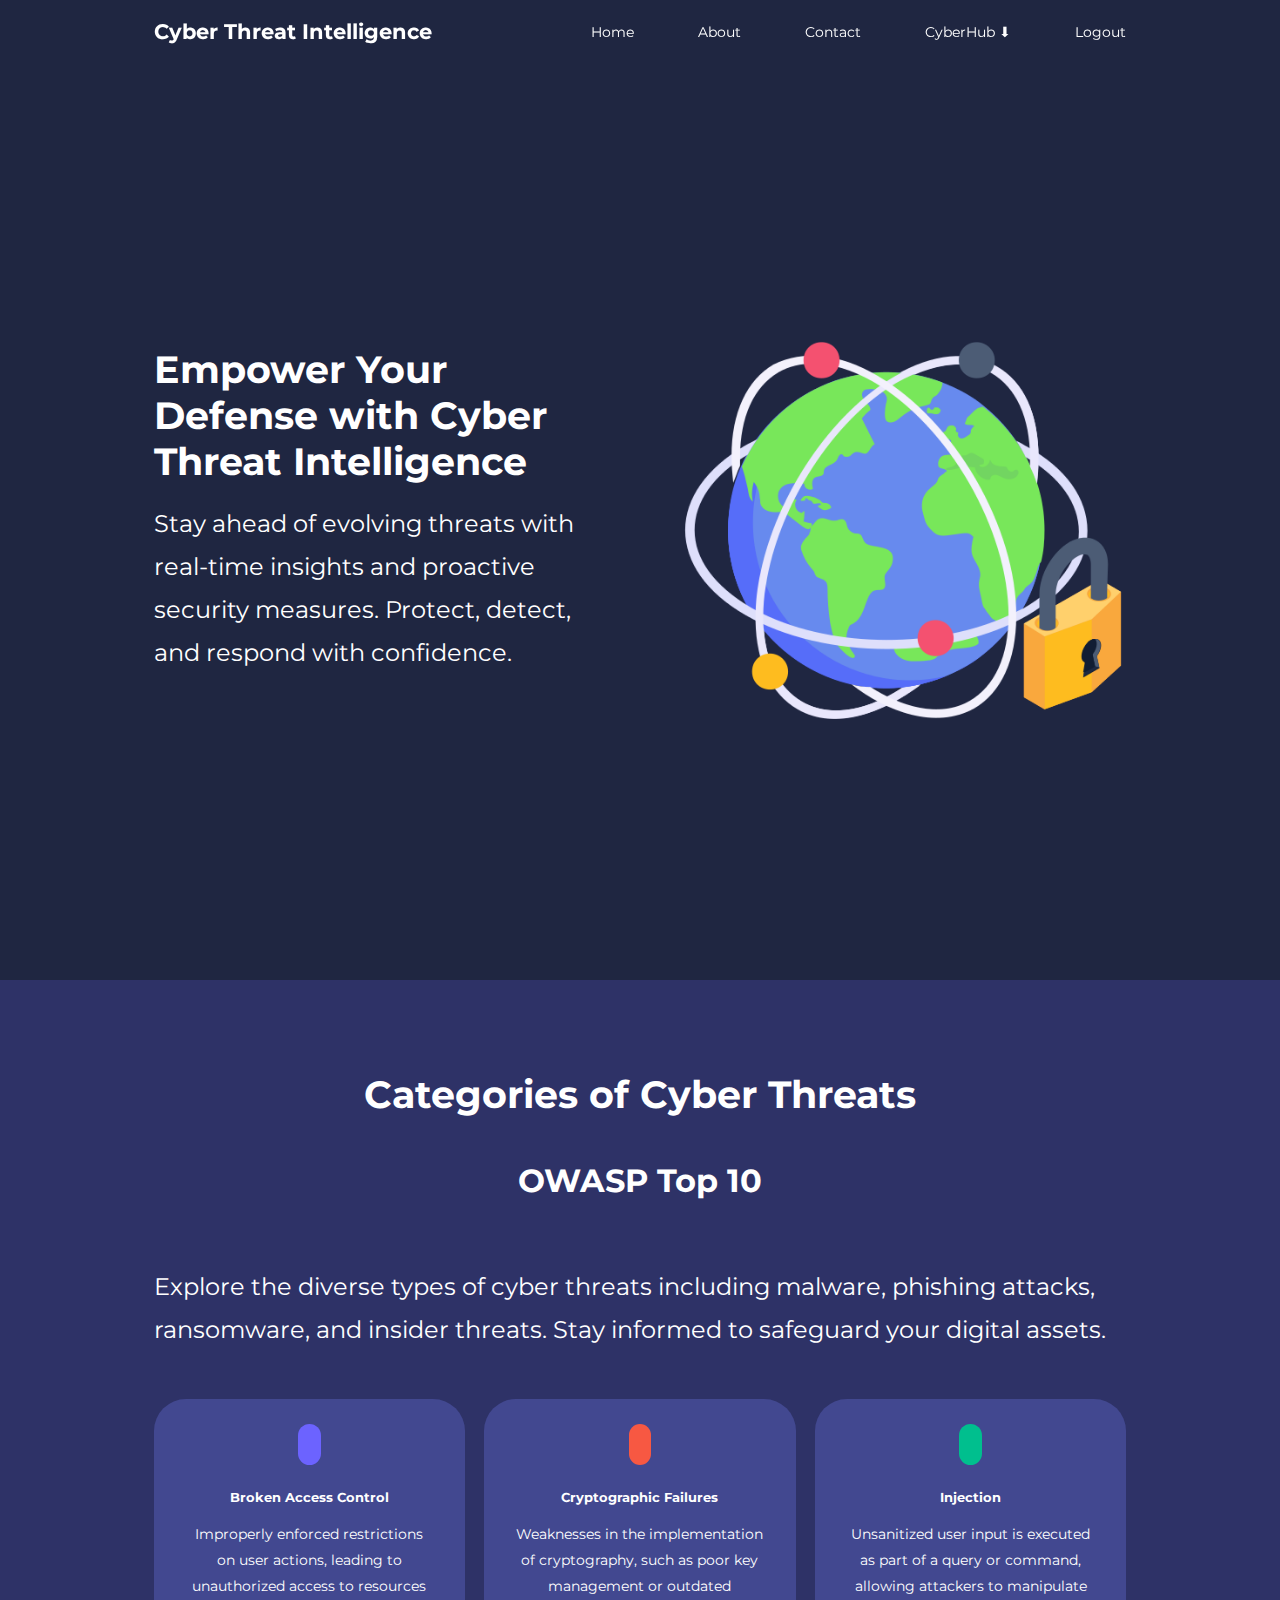
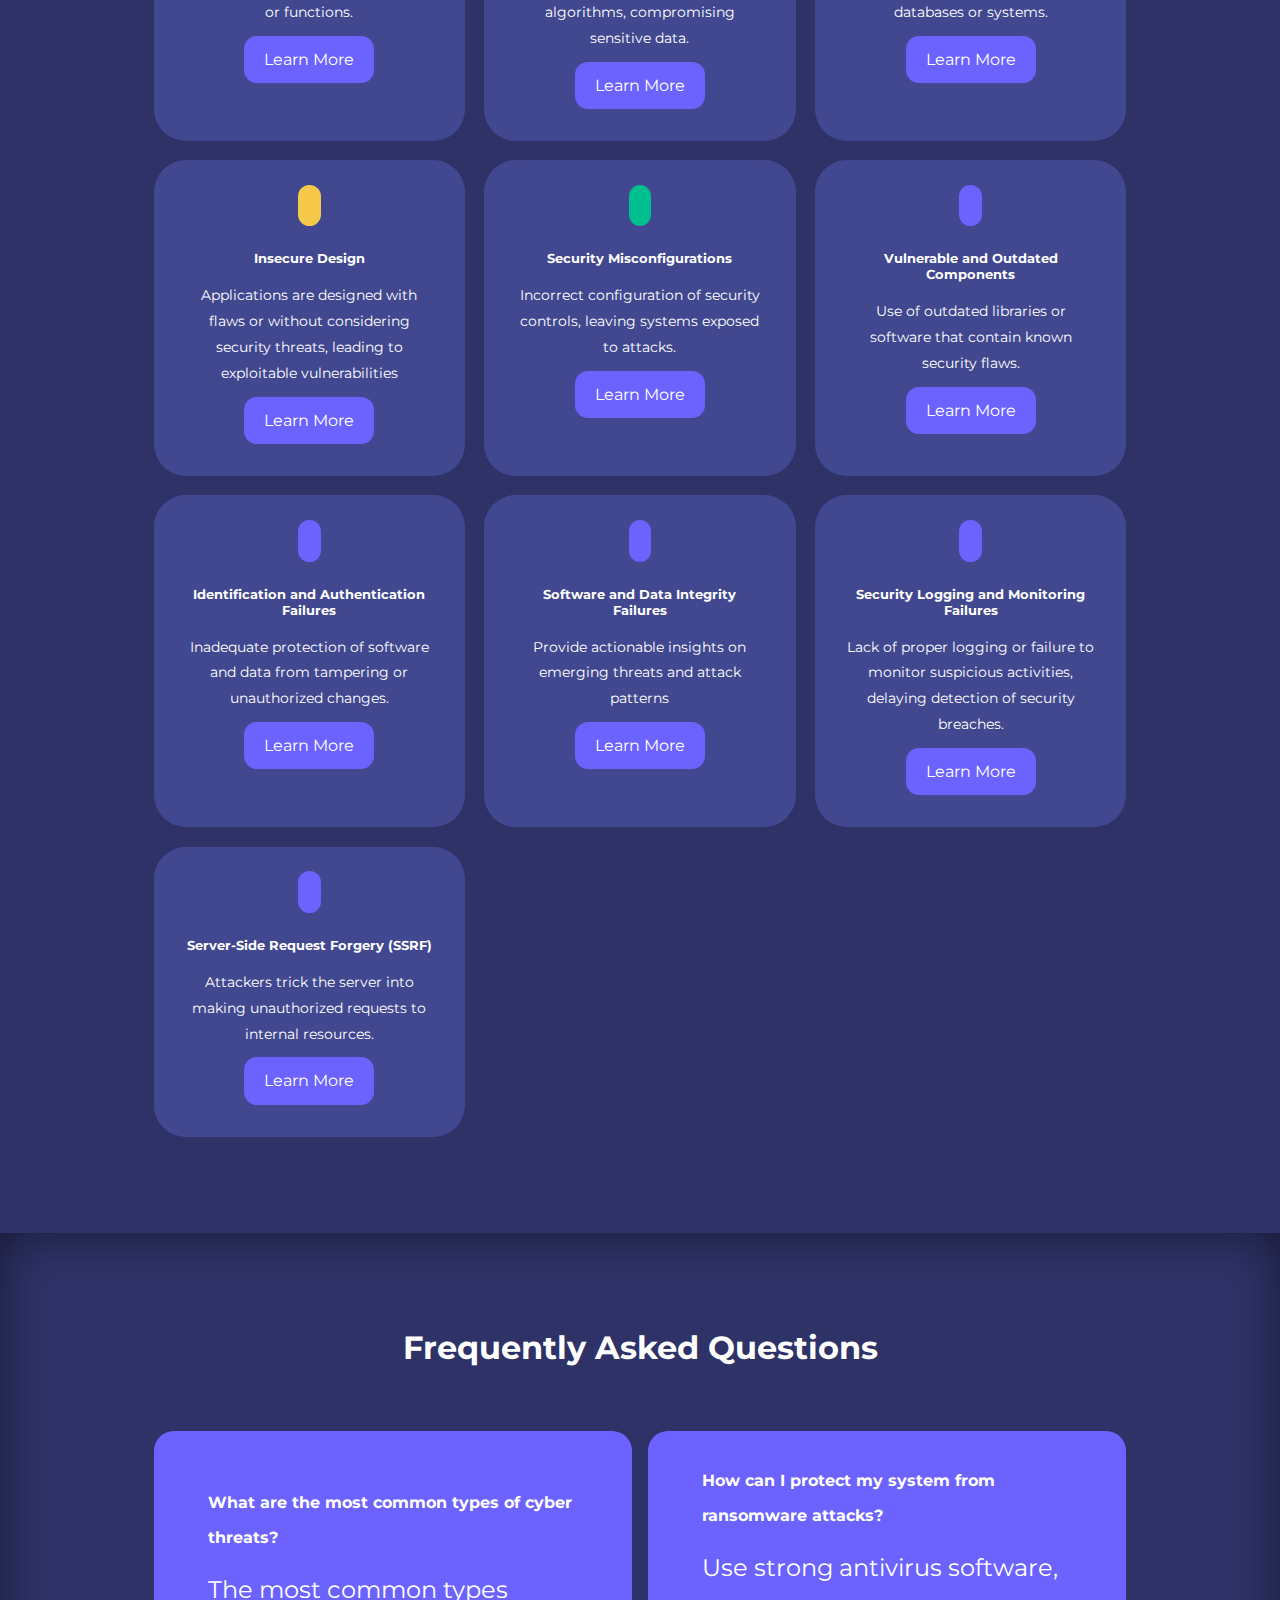
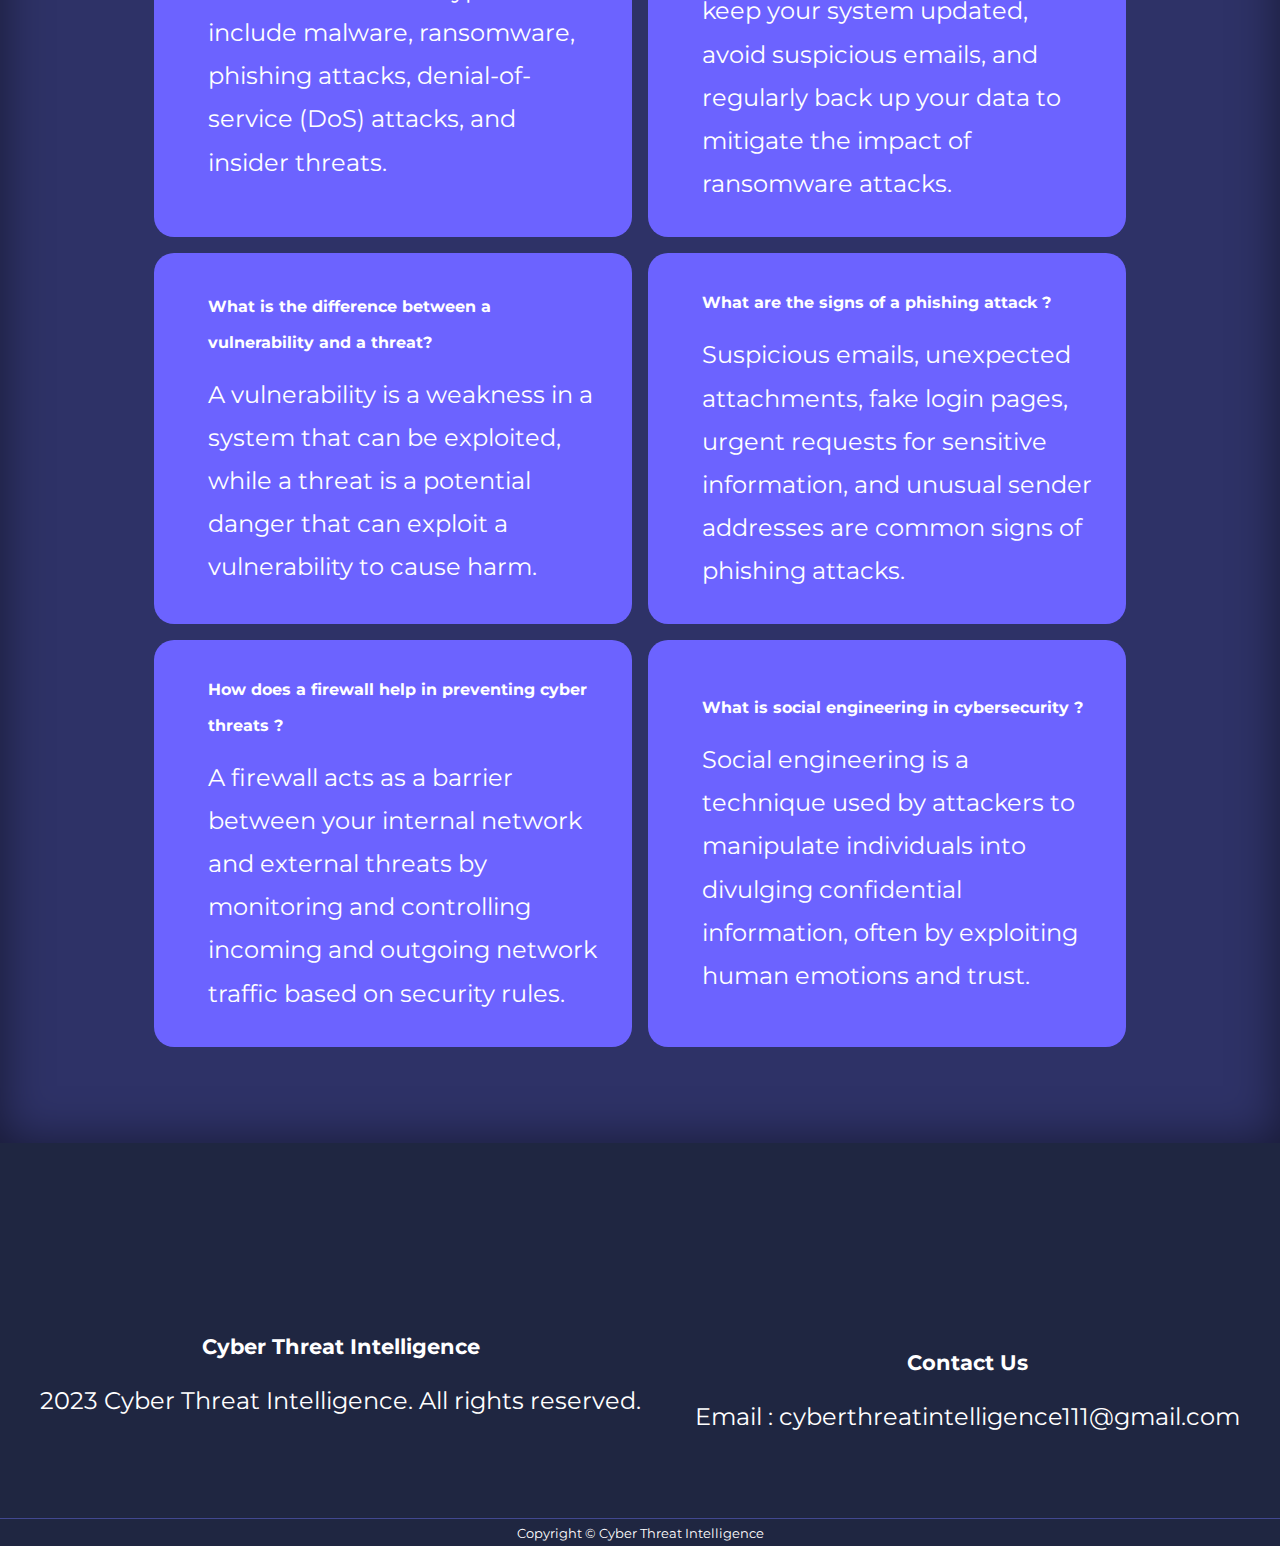
<file: index.html>
<!DOCTYPE html>
<html lang="en">
<head>
    <meta charset="UTF-8">
    <meta name="viewport" content="width=device-width, initial-scale=1.0">
    <title>Responsive CTI Website</title>

    <!-- ICON SCOUT CDN-->
    <link rel="stylesheet" href="https://unicons.iconscout.com/release/v4.0.8/css/line.css">

    <link rel="stylesheet" href="css/style.css">

    <!-- GOOGLE FONTS -->
    <link rel="preconnect" href="https://fonts.googleapis.com">
    <link rel="preconnect" href="https://fonts.gstatic.com" crossorigin>
    <link href="https://fonts.googleapis.com/css2?family=Montserrat:ital,wght@0,100..900;1,100..900&display=swap" rel="stylesheet">


    <!--SWIPER JS-->
    <link rel="stylesheet"href="https://cdn.jsdelivr.net/npm/swiper@11/swiper-bundle.min.css"/>
</head>
<body>
    <nav>
        <div class="container nav__container">
            <a href="index.html"><h4>Cyber Threat Intelligence</h4></a>
            <ul class="nav__menu">  
                <li><a href="index.html">Home</a></li>
                <li><a href="about.html">About</a></li>
                <li><a href="contactform.html">Contact</a></li>
                <!-- <li><a href="CyberGuard\static\dashboard.html">Dashboard</a></li> -->
                <li class="cyberhub-dropdown">
                    <a href="#" onclick="toggleCyberhub()">CyberHub ⬇</a>
                    <div class="dropdown" id="cyberhubMenu">
                        <a href="Functions\code-scanner\templates\index.html">🛡️ Code Scanner</a>
                        <a href="Functions\VirusTotalScanner\frontend\index.html">💻 Virus Scanner</a>
                        <a href="Quiz Game\index.html">🎮 Quiz Game</a>
                        <li><a href="CTI-Login-Signup\login.html">Logout</a></li>
                    </div>
                </li>
                
                <style>
                    .cyberhub-dropdown {
                        position: relative;
                    }
                
                    .dropdown {
                        display: none;
                        position: absolute;
                        top: 100%;
                        left: 0;
                        background: #444;
                        min-width: 180px;
                        box-shadow: 0px 4px 6px rgba(0, 0, 0, 0.2);
                        border-radius: 5px;
                        z-index: 1000;
                    }
                
                    .dropdown a {
                        display: block;
                        padding: 10px;
                        color: white;
                        text-decoration: none;
                    }
                
                    .dropdown a:hover {
                        background: #ffffff;
                    }
                </style>
                
                <script>
                    function toggleCyberhub() {
                        var dropdown = document.getElementById("cyberhubMenu");
                        dropdown.style.display = (dropdown.style.display === "block") ? "none" : "block";
                    }
                
                    // Close dropdown when clicking outside
                    document.addEventListener("click", function(event) {
                        var dropdown = document.getElementById("cyberhubMenu");
                        var cyberhubLink = document.querySelector(".cyberhub-dropdown a");
                
                        if (!cyberhubLink.contains(event.target) && !dropdown.contains(event.target)) {
                            dropdown.style.display = "none";
                        }
                    });
                </script>
            </ul>
            <button id="open-menu-btn"><i class="uil uil-bars"></i></i></button>
            <button id="close-menu-btn"><i class="uil uil-multiply"></i></i></button>

        </div>
    </nav>
    
    <!--===============================END OF NAVBAR================================-->

    <header>
        <div class="container header_container">
            <div class="header__left">
                <h1>Empower Your Defense with Cyber Threat Intelligence</h1>
                <p>
                    Stay ahead of evolving threats with real-time insights and proactive security measures. Protect, detect, and respond with confidence.
                </p>
                <!-- <a href="index.html" class="btn btn-primary">Get Started</a> -->
            </div>
            <div class="header_right">
                <div class="header_right-image">
                    <img src="images/protection.png">
                </div>
            </div>
        </div>
    </header>
    <!----=================================END OF HEADER==================================-->

    <section class="categories">
        <div class="container categories_container">
            <div class="categories__left">
                <h1>Categories of Cyber Threats</h1>
                <h2>OWASP Top 10</h2>
                <p>
                    Explore the diverse types of cyber threats including malware, phishing attacks, ransomware, and insider threats. Stay informed to safeguard your digital assets. 
                </p>
            </div>

            <div class="categories__right">
                <article class="category">
                    <span class="category__icon"><i class="uil uil-shield-check"></i></span>
                    </span>
                    <h5>Broken Access Control</h5>
                    <p>Improperly enforced restrictions on user actions, leading to unauthorized access to resources or functions.</p>
                    <a href="Vulnerabilities\vuln1.html" class="category__link">Learn More</a>
                </article>

                    <article class="category">
                        <span class="category__icon"><i class="uil uil-virus-slash"></i></span>
                        </span>
                        <h5>Cryptographic Failures</h5>
                        <p>Weaknesses in the implementation of cryptography, such as poor key management or outdated algorithms, compromising sensitive data.</p>
                        <a href="Vulnerabilities\vuln2.html" class="category__link">Learn More</a>

                    </article>

                        <article class="category">
                            <span class="category__icon"><i class="uil uil-bug"></i></span>
                            </span>
                            <h5>Injection</h5>
                            <p>Unsanitized user input is executed as part of a query or command, allowing attackers to manipulate databases or systems.</p>
                            <a href="Vulnerabilities\vuln3.html" class="category__link">Learn More</a>

                        </article>

                    
                        <article class="category">
                            <span class="category__icon"><i class="uil uil-bolt-alt"></i></span>
                            </span>
                            <h5>Insecure Design</h5>
                            <p>Applications are designed with flaws or without considering security threats, leading to exploitable vulnerabilities</p>
                            <a href="Vulnerabilities\vuln4.html" class="category__link">Learn More</a>

                        </article>

                    
                        <article class="category">
                            <span class="category__icon"><i class="uil uil-server-network-alt"></i></span>
                            </span>
                            <h5>Security Misconfigurations</h5>
                            <p>Incorrect configuration of security controls, leaving systems exposed to attacks.</p>
                            <a href="Vulnerabilities\vuln5.html" class="category__link">Learn More</a>

                        </article>

                    
                        <article class="category">
                            <span class="category__icon"><i class="uil uil-lock-access"></i></span>
                            </span>
                            <h5>Vulnerable and Outdated Components</h5>
                            <p>Use of outdated libraries or software that contain known security flaws.</p>
                            <a href="Vulnerabilities\vuln6.html" class="category__link">Learn More</a>
                        </article>

                        <article class="category">
                            <span class="category__icon"><i class="uil uil-document-info"></i></span>
                            </span>
                            <h5>Identification and Authentication Failures</h5>
                            <p>Inadequate protection of software and data from tampering or unauthorized changes.</p>
                            <a href="Vulnerabilities\vuln7.html" class="category__link">Learn More</a>

                        </article>

                        <article class="category">
                            <span class="category__icon"><i class="uil uil-document-info"></i></span>
                            </span>
                            <h5>Software and Data Integrity Failures</h5>
                            <p>Provide actionable insights on emerging threats and attack patterns</p>
                            <a href="Vulnerabilities\vuln8.html" class="category__link">Learn More</a>

                        </article>

                        <article class="category">
                            <span class="category__icon"><i class="uil uil-document-info"></i></span>
                            </span>
                            <h5>Security Logging and Monitoring Failures</h5>
                            <p>Lack of proper logging or failure to monitor suspicious activities, delaying detection of security breaches.</p>
                            <a href="Vulnerabilities\vuln9.html" class="category__link">Learn More</a>

                        </article>

                        <article class="category">
                            <span class="category__icon"><i class="uil uil-document-info"></i></span>
                            </span>
                            <h5>Server-Side Request Forgery (SSRF)</h5>
                            <p>Attackers trick the server into making unauthorized requests to internal resources.</p>
                            <a href="Vulnerabilities\vuln10.html" class="category__link">Learn More</a>

                        </article>
                </div>
            </div>
    </section>

    <!--==============================END OF CATEGORIES==============================-->

    <section class="faqs">
        <h2>Frequently Asked Questions</h2>
        <div class="container faqs__container">
            <article class="faq open">
                <div class="faq__icon"><i class="uil uil-plus"></i></div>
                <div class="question_answer">
                    <h4>What are the most common types of cyber threats?</h4>
                    <p>
                        The most common types include malware, ransomware, phishing attacks, denial-of-service (DoS) attacks, and insider threats.
                    </p>
                </div>
            </article>

            <article class="faq open">
                <div class="faq__icon"><i class="uil uil-plus"></i></div>
                <div class="question_answer">
                    <h4>How can I protect my system from ransomware attacks?</h4>
                    <p>
                        Use strong antivirus software, keep your system updated, avoid suspicious emails, and regularly back up your data to mitigate the impact of ransomware attacks.
                </div>
            </article>

            <article class="faq open">
                <div class="faq__icon"><i class="uil uil-plus"></i></div>
                <div class="question_answer">
                    <h4>What is the difference between a vulnerability and a threat?</h4>
                    <p>
                        A vulnerability is a weakness in a system that can be exploited, while a threat is a potential danger that can exploit a vulnerability to cause harm.
                    </p>
                </div>
            </article>

            <article class="faq open">
                <div class="faq__icon"><i class="uil uil-plus"></i></div>
                <div class="question_answer">
                    <h4>What are the signs of a phishing attack ?</h4>
                    <p>
                        Suspicious emails, unexpected attachments, fake login pages, urgent requests for sensitive information, and unusual sender addresses are common signs of phishing attacks. 
                    </p>
                </div>
            </article>

            <article class="faq open">
                <div class="faq__icon"><i class="uil uil-plus"></i></div>
                <div class="question_answer">
                    <h4>How does a firewall help in preventing cyber threats ?</h4>
                    <p>
                        A firewall acts as a barrier between your internal network and external threats by monitoring and controlling incoming and outgoing network traffic based on security rules. 
                    </p>
                </div>
            </article>


            <article class="faq open">
                <div class="faq__icon"><i class="uil uil-plus"></i></div>
                <div class="question_answer">
                    <h4>What is social engineering in cybersecurity ?</h4>
                    <p>
                        Social engineering is a technique used by attackers to manipulate individuals into divulging confidential information, often by exploiting human emotions and trust. 
                    </p>
                </div>
            </article>
        </div>
    </section>


    <!--================================================================END OF FAQS=============================================-->

    <section class="container testimonials__container mySwiper">

    </section>



    <!--================================================================END OF TESTIMONIALS=============================================-->

    <footer>
        <div class="footer__container">
            <div class="footer__1">
            <a href="index.html" class="footer_logo"><h4>Cyber Threat Intelligence</h4></a>
            <p>
                2023 Cyber Threat Intelligence. All rights reserved.
            </p>
        </div>


        <div class="footer__4">
            <h4>Contact Us</h4>
            <div>
                <!-- <p>Phone : +91 123456789</p> -->
                <p>Email : cyberthreatintelligence111@gmail.com</p>
            </div>
        
        <!-- <ul class="footer__socials">
            <li>
                <a href="#"><i class="uil uil-facebook-f"></i></a>
            </li>
            <li>
                <a href="#"><i class="uil uil-instagram-alt"></i></a>
            </li>
            <li>
                <a href="#"><i class="uil uil-twitter"></i></a>
            </li>
            <li>
                <a href="#"><i class="uil uil-linkedin-alt"></i></a>
            </li>
        </ul> -->
        </div>

        
    </div>
            <div class="footer__copyright">
                <small>Copyright &copy; Cyber Threat Intelligence</small>
            </div>
    </footer>

    <script src="./style.js"></script>
    <script src="https://cdn.jsdelivr.net/npm/swiper@11/swiper-bundle.min.js"></script>

    <script>
        var swiper = new Swiper(".mySwiper", {
          slidesPerView: 3,
          spaceBetween: 30,
          pagination: {
            el: ".swiper-pagination",
            clickable: true,
          },
          // when window width is >= 600px
          breakpoints: {
            600: {
              slidesPerView: 2,
            }
          }
        });
      </script>

      <script>
        (function(){if(!window.chatbase||window.chatbase("getState")!=="initialized"){window.chatbase=(...arguments)=>{if(!window.chatbase.q){window.chatbase.q=[]}window.chatbase.q.push(arguments)};window.chatbase=new Proxy(window.chatbase,{get(target,prop){if(prop==="q"){return target.q}return(...args)=>target(prop,...args)}})}const onLoad=function(){const script=document.createElement("script");script.src="https://www.chatbase.co/embed.min.js";script.id="tL8lvZZbdGCRaGpCGrZol";script.domain="www.chatbase.co";document.body.appendChild(script)};if(document.readyState==="complete"){onLoad()}else{window.addEventListener("load",onLoad)}})();
        </script>

</body>
</html>
</file>
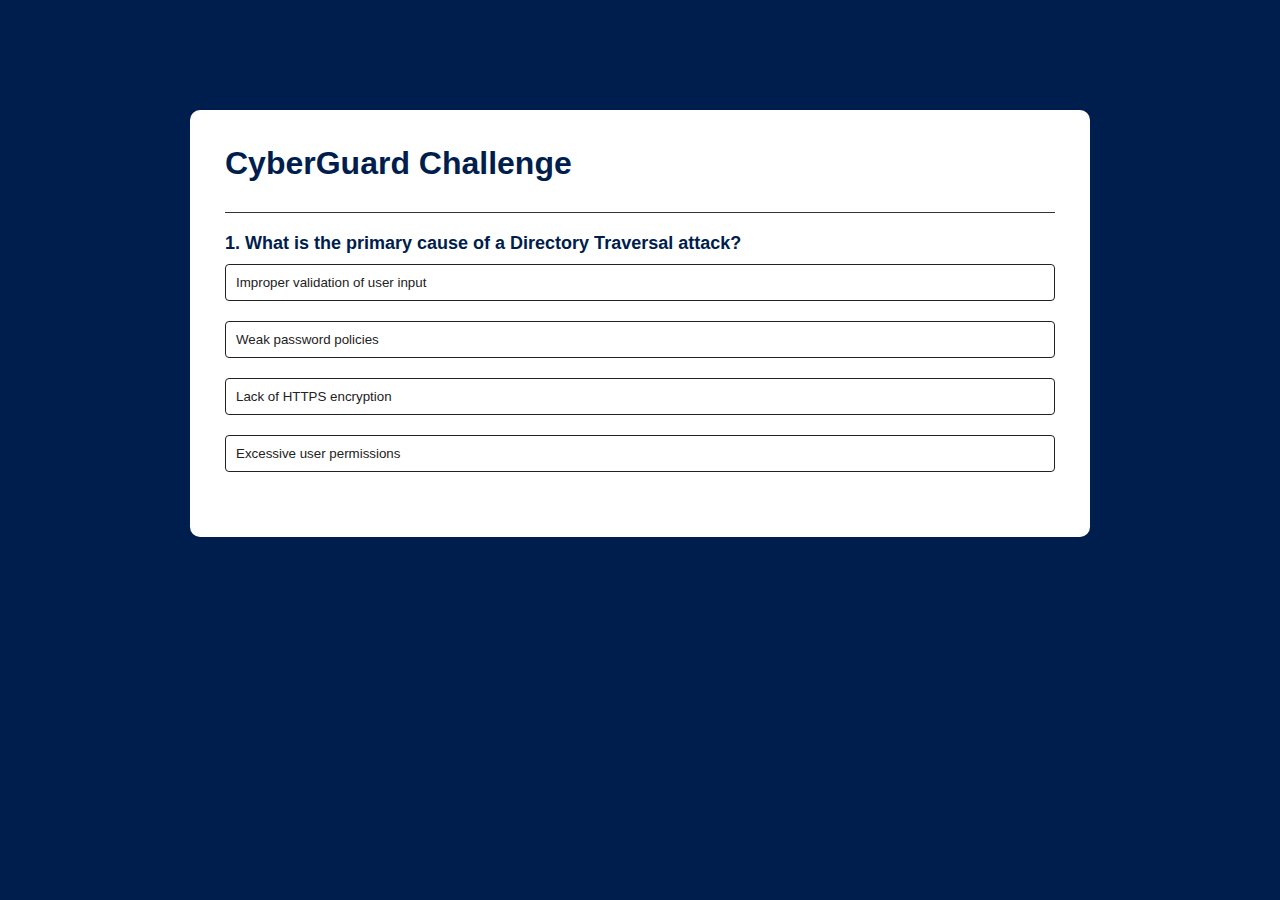
<file: Quiz Game/index.html>
<!DOCTYPE html>
<html lang="en">
<head>
    <meta charset="UTF-8">
    <meta name="viewport" content="width=device-width, initial-scale=1.0">
    <title>Quiz App - Easy Tutorial</title>
    <link rel="stylesheet" href="style.css">
</head>
<body>
<div class="app">
    <h1>CyberGuard Challenge</h1>
    <div class="quiz">  
        <h2 id="question">Question goes here</h2>
        <div id="answer-buttons">
            <button class="btn">Answer 1</button>
            <button class="btn">Answer 2</button>
            <button class="btn">Answer 3</button>
            <button class="btn">Answer 4</button>
        </div>
        <button id="next-btn">Next</button>
    </div>
</div>
<script src="script.js"></script>  
</body>
</html>
</file>
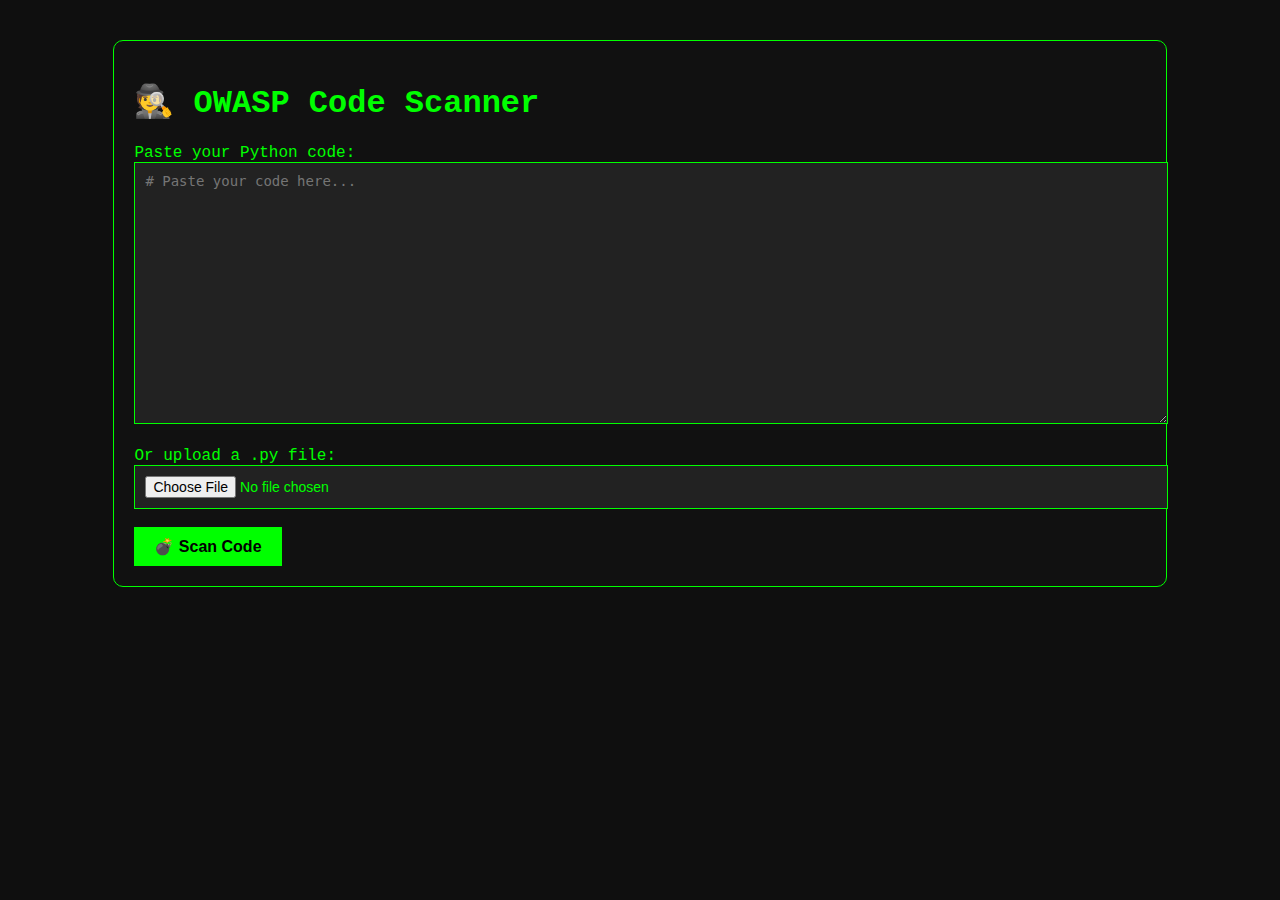
<file: Functions/code-scanner/templates/index.html>
<!DOCTYPE html>
<html>
<head>
    <title>OWASP Code Scanner</title>
    <style>
        body {
            background-color: #0f0f0f;
            color: #00ff00;
            font-family: 'Courier New', Courier, monospace;
        }

        .container {
            width: 80%;
            margin: auto;
            padding: 20px;
            background-color: #111;
            border: 1px solid #00ff00;
            border-radius: 10px;
            margin-top: 40px;
        }

        textarea, input[type="file"] {
            width: 100%;
            background-color: #222;
            color: #00ff00;
            border: 1px solid #00ff00;
            padding: 10px;
            font-size: 14px;
        }

        button {
            background-color: #00ff00;
            color: #000;
            padding: 10px 20px;
            border: none;
            font-weight: bold;
            cursor: pointer;
            font-size: 16px;
        }

        pre {
            background-color: #000;
            padding: 10px;
            border: 1px solid #00ff00;
            overflow-x: auto;
        }
    </style>
</head>
<body>
    <div class="container">
        <h1>🕵️ OWASP Code Scanner</h1>
        <form method="POST" action="http://localhost:5000/scan" enctype="multipart/form-data">
            <label>Paste your Python code:</label><br>
            <textarea name="code" rows="15" cols="80" placeholder="# Paste your code here..."></textarea><br><br>

            <label>Or upload a .py file:</label><br>
            <input type="file" name="file" accept=".py"><br><br>

            <button type="submit">💣 Scan Code</button>
        </form>
    </div>
</body>
</html>
</file>
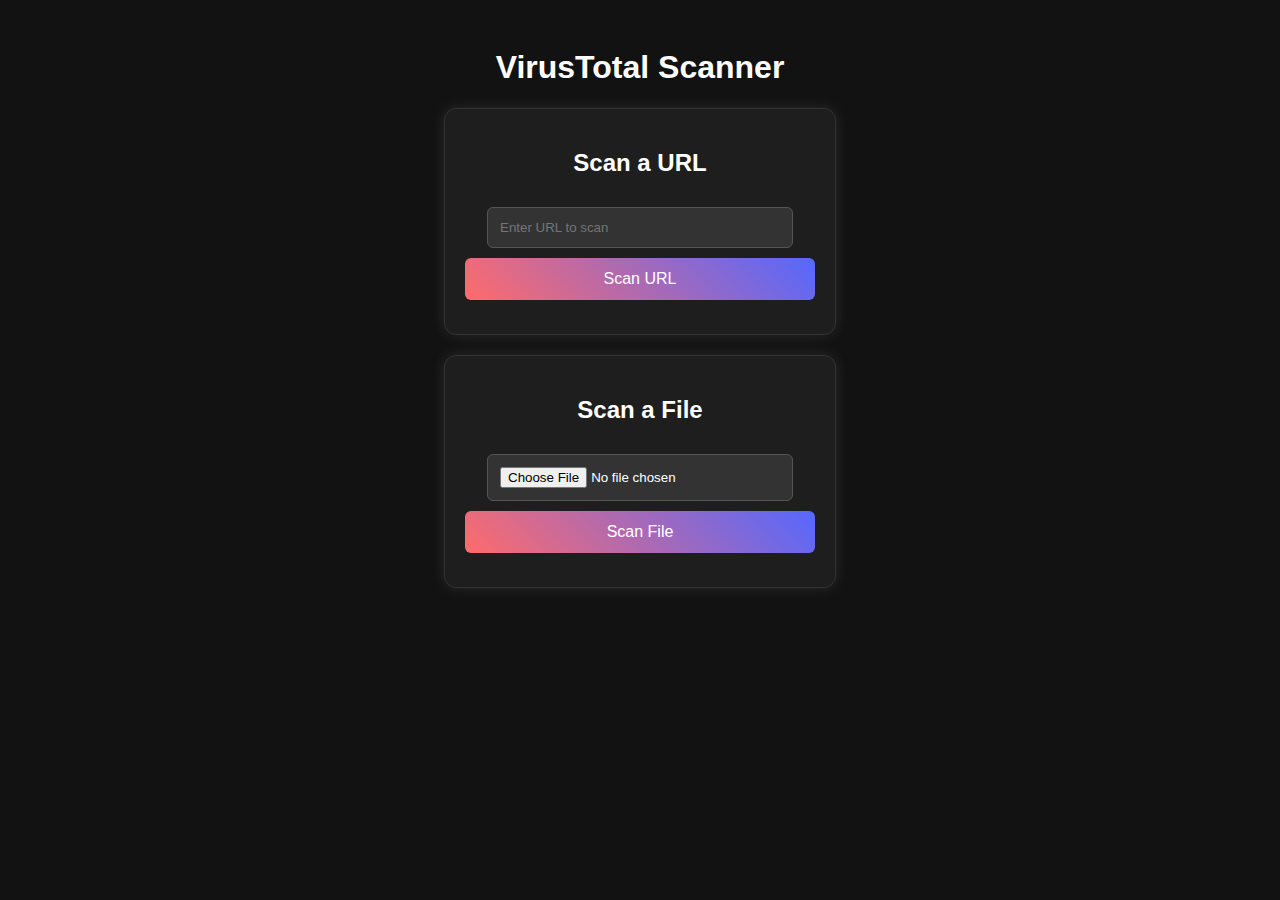
<file: Functions/VirusTotalScanner/frontend/index.html>
<!DOCTYPE html>
<html lang="en">

<head>
    <meta charset="UTF-8">
    <meta name="viewport" content="width=device-width, initial-scale=1.0">
    <title>VirusTotal Scanner</title>
    <style>
        /* Dark mode with professional colors */
        body {
            font-family: Arial, sans-serif;
            text-align: center;
            background-color: #121212;
            color: #ffffff;
            padding: 20px;
        }

        .scanner {
            background: #1e1e1e;
            padding: 20px;
            margin: 20px auto;
            width: 350px;
            box-shadow: 0px 0px 15px rgba(255, 255, 255, 0.1);
            border-radius: 12px;
            border: 1px solid #333;
        }

        input {
            width: 80%;
            padding: 12px;
            margin: 10px 0;
            background: #333;
            border: 1px solid #555;
            color: #fff;
            border-radius: 6px;
        }

        button {
            padding: 12px;
            background: linear-gradient(45deg, #ff6b6b, #5568fe);
            color: white;
            border: none;
            cursor: pointer;
            width: 100%;
            font-size: 16px;
            border-radius: 6px;
            transition: 0.3s;
        }

        button:hover {
            background: linear-gradient(45deg, #ff4d4d, #3349ff);
        }

        .result {
            margin-top: 10px;
            font-weight: bold;
            font-size: 14px;
            color: #ddd;
        }
    </style>
</head>

<body>
    <h1>VirusTotal Scanner</h1>

    <div class="scanner">
        <h2>Scan a URL</h2>
        <input type="text" id="urlInput" placeholder="Enter URL to scan">
        <button onclick="scanURL()">Scan URL</button>
        <p class="result" id="urlResult"></p>
    </div>

    <div class="scanner">
        <h2>Scan a File</h2>
        <input type="file" id="fileInput">
        <button onclick="scanFile()">Scan File</button>
        <p class="result" id="fileResult"></p>
    </div>

    <script>
        async function scanURL() {
            const url = document.getElementById("urlInput").value;
            const resultElement = document.getElementById("urlResult");
            resultElement.innerText = "🔍 Scanning... Please wait.";

            try {
                const response = await fetch("http://localhost:5000/scan-url", {
                    method: "POST",
                    headers: { "Content-Type": "application/json" },
                    body: JSON.stringify({ url }),
                });

                const result = await response.json();
                if (result.error) {
                    resultElement.innerText = `⚠️ Error: ${result.error}`;
                } else {
                    resultElement.innerHTML = `
                        🔍 Total Scans: ${result.total}<br>
                        ✅ Harmless: ${result.harmless}<br>
                        ⚠️ Suspicious: ${result.suspicious}<br>
                        ❌ Malicious: ${result.malicious}<br>
                        ❓ Undetected: ${result.undetected}
                    `;
                }
            } catch (error) {
                resultElement.innerText = "❌ Failed to scan URL.";
            }
        }
        async function scanFile() {
    const file = document.getElementById("fileInput").files[0];
    const resultElement = document.getElementById("fileResult");
    resultElement.innerText = "🔍 Scanning... Please wait.";

    const formData = new FormData();
    formData.append("file", file);

    try {
        // Upload the file and get the scanId
        const uploadResponse = await fetch("http://localhost:5000/scan-file", { method: "POST", body: formData });
        const uploadResult = await uploadResponse.json();

        if (uploadResult.error) {
            resultElement.innerText = `⚠️ Error: ${uploadResult.error}`;
            return;
        }

        const { scanId, stats } = uploadResult;
        if (stats) {
            resultElement.innerHTML = `
                🔍 Total Scans: ${stats.total}<br>
                ✅ Harmless: ${stats.harmless}<br>
                ⚠️ Suspicious: ${stats.suspicious}<br>
                ❌ Malicious: ${stats.malicious}<br>
                ❓ Undetected: ${stats.undetected}
            `;
        } else {
            resultElement.innerText = "❌ Failed to fetch analysis results.";
        }
    } catch (error) {
        resultElement.innerText = "❌ Failed to upload file.";
    }
}
    </script>
</body>

</html>
</file>
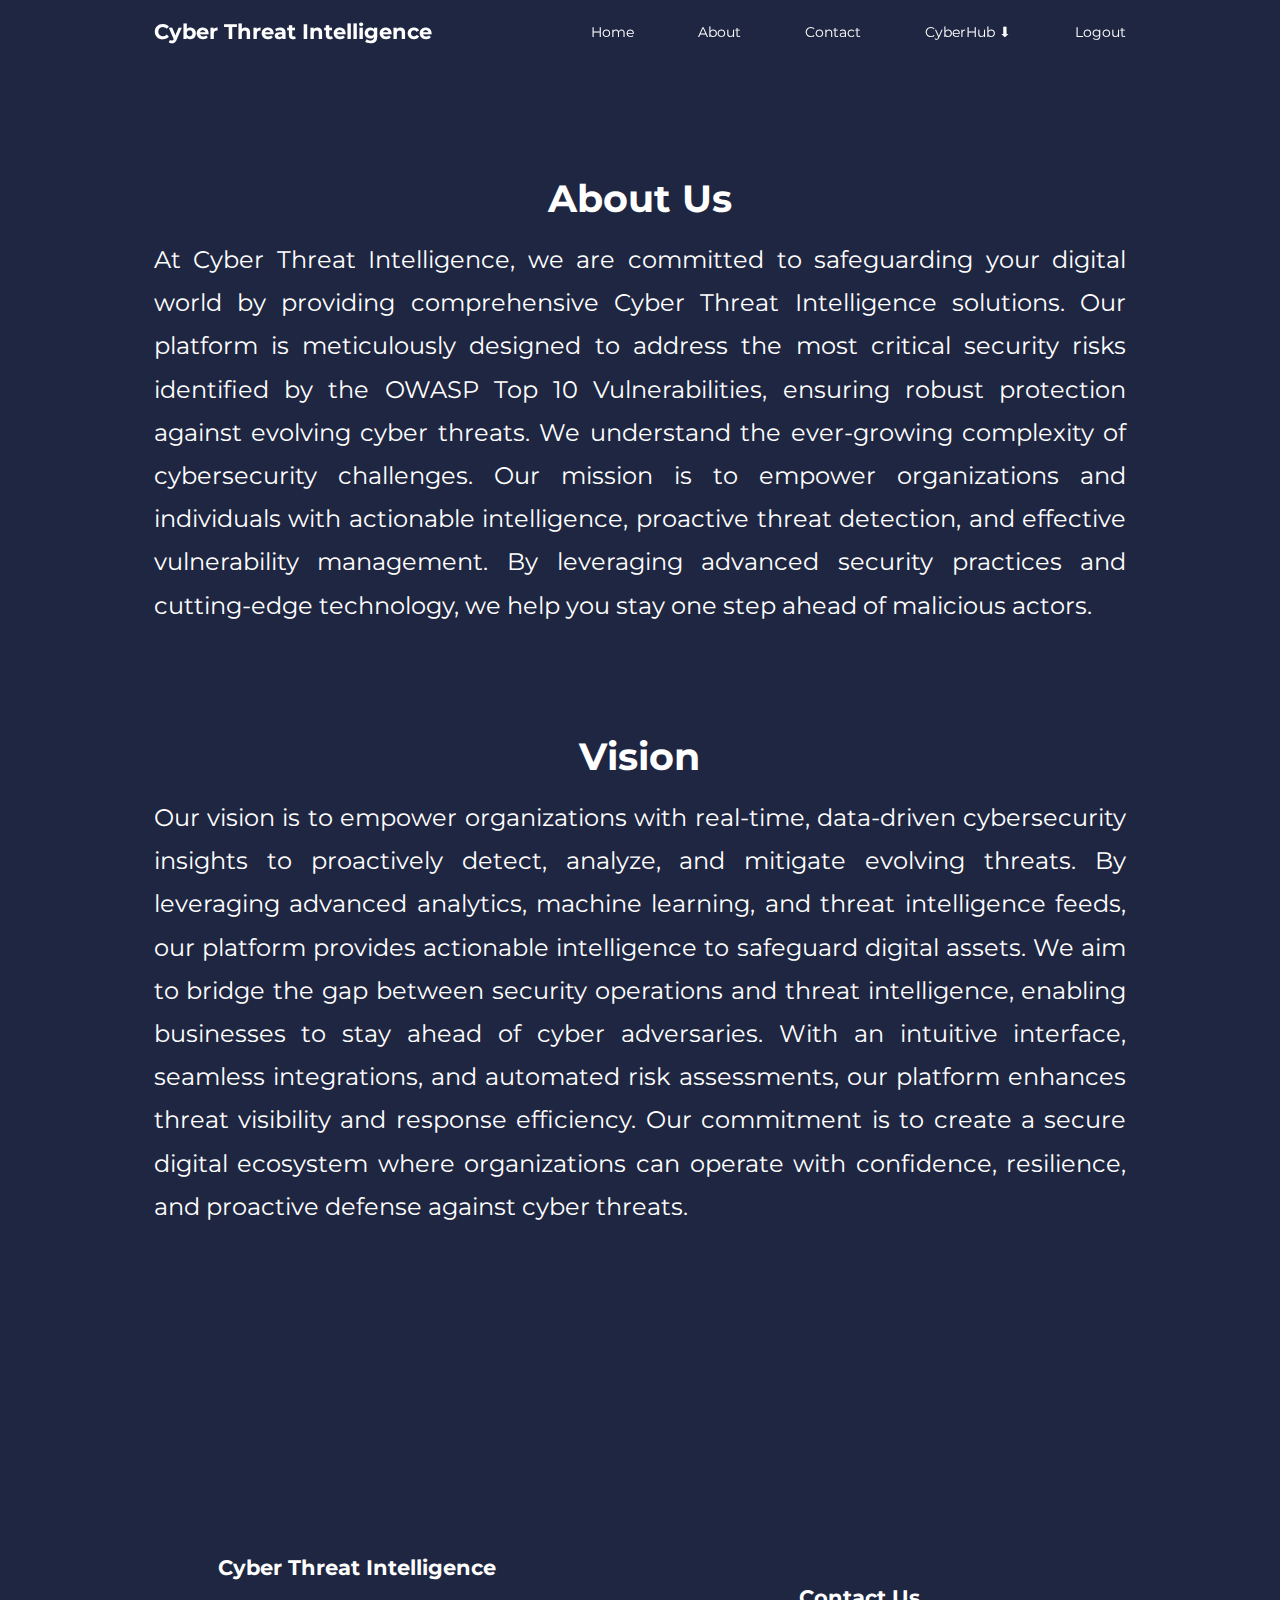
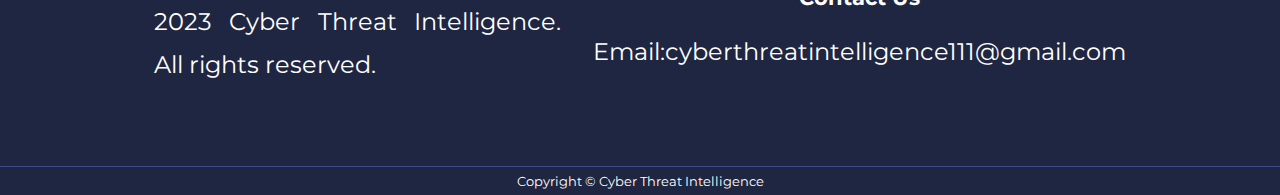
<file: about.html>
<!DOCTYPE html>
<html lang="en">
<head>
    <meta charset="UTF-8">
    <meta name="viewport" content="width=device-width, initial-scale=1.0">
    <title>Responsive CTI Website</title>

    <!-- ICON SCOUT CDN-->
    <link rel="stylesheet" href="https://unicons.iconscout.com/release/v4.0.8/css/line.css">

    <link rel="stylesheet" href="css/style.css">
    <link rel="stylesheet" href="css/about.css">

    <!-- GOOGLE FONTS -->
    <link rel="preconnect" href="https://fonts.googleapis.com">
    <link rel="preconnect" href="https://fonts.gstatic.com" crossorigin>
    <link href="https://fonts.googleapis.com/css2?family=Montserrat:ital,wght@0,100..900;1,100..900&display=swap" rel="stylesheet">


    <!--SWIPER JS-->
    <link rel="stylesheet"href="https://cdn.jsdelivr.net/npm/swiper@11/swiper-bundle.min.css"/>
</head>
<body>
    <nav>   
        <div class="container nav__container">
            <a href="index.html"><h4>Cyber Threat Intelligence</h4></a>
            <ul class="nav__menu">
                <li><a href="index.html">Home</a></li>
                <li><a href="about.html">About</a></li>
                <li><a href="contactform.html">Contact</a></li>
                <!-- <li><a href="CyberGuard\static\dashboard.html">Dashboard</a></li> -->
                <li class="cyberhub-dropdown">
                    <a href="#" onclick="toggleCyberhub()">CyberHub ⬇</a>
                    <div class="dropdown" id="cyberhubMenu">
                        <a href="Functions\code-scanner\templates\index.html">💻 Code Scanner</a>
                        <a href="Functions\VirusTotalScanner\frontend\index.html">🛡️ Virus Scanner</a>
                        <a href="Quiz Game\index.html">🎮 Quiz Game</a>
                        <li><a href="CTI-Login-Signup\login.html">Logout</a></li>
                    </div>
                </li>

                <style>
                    .cyberhub-dropdown {
                        position: relative;
                    }
                
                    .dropdown {
                        display: none;
                        position: absolute;
                        top: 100%;
                        left: 0;
                        background: #444;
                        min-width: 180px;
                        box-shadow: 0px 4px 6px rgba(0, 0, 0, 0.2);
                        border-radius: 5px;
                        z-index: 1000;
                    }
                
                    .dropdown a {
                        display: block;
                        padding: 10px;
                        color: white;
                        text-decoration: none;
                    }
                
                    .dropdown a:hover {
                        background: #ffffff;
                    }
                </style>
                
                <script>
                    function toggleCyberhub() {
                        var dropdown = document.getElementById("cyberhubMenu");
                        dropdown.style.display = (dropdown.style.display === "block") ? "none" : "block";
                    }
                
                    // Close dropdown when clicking outside
                    document.addEventListener("click", function(event) {
                        var dropdown = document.getElementById("cyberhubMenu");
                        var cyberhubLink = document.querySelector(".cyberhub-dropdown a");
                
                        if (!cyberhubLink.contains(event.target) && !dropdown.contains(event.target)) {
                            dropdown.style.display = "none";
                        }
                    });
                </script>
            </ul>
            </ul>
            <button id="open-menu-btn"><i class="uil uil-bars"></i></i></button>
            <button id="close-menu-btn"><i class="uil uil-multiply"></i></i></button>

        </div>
    </nav>
    
    <section class="about__achievement">
        <div class="container about__achievements-container">
            <div class="about__achievements-left">
                <!-- <img src="images/about achievements.svg"> -->
            </div>

            <div class="about__achievements-right">
                <h1 style="text-align: center;">About Us</h1>
                <p style="text-align: justify;">
                    At Cyber Threat Intelligence, we are committed to safeguarding your digital world by providing comprehensive Cyber Threat Intelligence solutions. Our platform is meticulously designed to address the most critical security risks identified by the OWASP Top 10 Vulnerabilities, ensuring robust protection against evolving cyber threats.  
                
                    We understand the ever-growing complexity of cybersecurity challenges. Our mission is to empower organizations and individuals with actionable intelligence, proactive threat detection, and effective vulnerability management. By leveraging advanced security practices and cutting-edge technology, we help you stay one step ahead of malicious actors. 
                </p>

                <br>
                <p>

                    <h1 style="text-align: center;">Vision</h1> 
                    <p>Our vision is to empower organizations with real-time, data-driven cybersecurity insights to proactively detect, analyze, and mitigate evolving threats. By leveraging advanced analytics, machine learning, and threat intelligence feeds, our platform provides actionable intelligence to safeguard digital assets. We aim to bridge the gap between security operations and threat intelligence, enabling businesses to stay ahead of cyber adversaries. With an intuitive interface, seamless integrations, and automated risk assessments, our platform enhances threat visibility and response efficiency. Our commitment is to create a secure digital ecosystem where organizations can operate with confidence, resilience, and proactive defense against cyber threats.</p>
                    <style>
                        p {
                            text-align: justify;
                        }
                    </style>
                </p>
                   </article>

                </div>
            </div>
        </div>
    </section>
    <!-----------------------------------END OF ACHIEVEMENTS---------------------------------------->

                <!--                 DELETE THIS IF YOU DON'T WANT -->

    

    <!-- <section class="team">
        <h2>Meet our Team</h2>
        <div class="container team__container"> -->
            <!-- <article class="team__member">
                <div class="team__member-image">
                    <img src="./images/harsh2.jpg">
                </div>
                <div class="team__member-info">
                    <h4>Harsh Kachare</h4>
                    <p>Frontend Developer</p>
                </div>  
                <div class="team__member-socials">
                    <a href="https://instagram.com" target="blank"><i class="uil uil-instagram-alt"></i></a>
                    <a href="https://twitter.com" target="blank"><i class="uil uil-twitter-alt"></i></a>
                    <a href="https://linkedin.com" target="blank"><i class="uil uil-linkedin-alt"></i></a>
                </div>
            </article> -->
<!-- 
            <article class="team__member">
                <div class="team__member-image">
                    <img src="./images/bhavesh.jpg">
                </div>
                <div class="team__member-info">
                    <h4>Bhavesh Bhagat</h4>
                    <p>Backend + Tester
                    </p>
                </div>
                <div class="team__member-socials">
                    <a href="https://instagram.com" target="blank"><i class="uil uil-instagram-alt"></i></a>
                    <a href="https://twitter.com" target="blank"><i class="uil uil-twitter-alt"></i></a>
                    <a href="https://linkedin.com" target="blank"><i class="uil uil-linkedin-alt"></i></a>
                </div>
            </article> -->

            <!-- <article class="team__member">
                <div class="team__member-image">
                    <img src="./images/vedprakash1.jpg">
                </div>
                <div class="team__member-info">
                    <h4>Vedprakash Umare</h4>
                    <p> Documentation Engineer
                    </p>
                </div>
                <div class="team__member-socials">
                    <a href="https://instagram.com" target="blank"><i class="uil uil-instagram-alt"></i></a>
                    <a href="https://twitter.com" target="blank"><i class="uil uil-twitter-alt"></i></a>
                    <a href="https://linkedin.com" target="blank"><i class="uil uil-linkedin-alt"></i></a>
                </div>
            </article> -->

            <!-- <article class="team__member">
                <div class="team__member-image">
                    <img src="./images/ChaitanyaBadukale.jpg">
                </div>
                <div class="team__member-info">
                    <h4>Chaitanya Badukale</h4>
                    <p>Full Stack Developer
                    </p>
                </div>
                <div class="team__member-socials">
                    <a href="https://instagram.com" target="blank"><i class="uil uil-instagram-alt"></i></a>
                    <a href="https://twitter.com" target="blank"><i class="uil uil-twitter-alt"></i></a>
                    <a href="https://linkedin.com" target="blank"><i class="uil uil-linkedin-alt"></i></a>
                </div>
            </article> -->
        </div>
    </section>
    <!-- ================================ END OF TEAM ============================================ -->


    <!-- =================================== FOOTER =============================================== -->

    <footer>
        <section class="footer_container"></section>
        <div class="container footer__container">
            <div class="footer__1">
            <a href="index.html" class="footer_logo"><h4>Cyber Threat Intelligence</h4></a>
            <p>
                2023 Cyber Threat Intelligence. All rights reserved.
            </p>
        </div>  

        <div class="footer__4">
            <h4>Contact Us</h4>
            <div>
                <!-- <p>Phone : +91 0123456789</p> -->
                <p>Email:cyberthreatintelligence111@gmail.com</p>
            </div>
        
        <!-- <ul class="footer__socials">
            <li>
                <a href="#"><i class="uil uil-facebook-f"></i></a>
            </li>
            <li>
                <a href="#"><i class="uil uil-instagram-alt"></i></a>
            </li>
            <li>
                <a href="#"><i class="uil uil-twitter"></i></a>
            </li>
            <li>
                <a href="#"><i class="uil uil-linkedin-alt"></i></a>
            </li>
        </ul> -->
        </div>

        
    </div>
            <div class="footer__copyright">
                <small>Copyright &copy; Cyber Threat Intelligence</small>
            </div>
    </footer>




    <script src="./style.js"></script>
    <script src="https://cdn.jsdelivr.net/npm/swiper@11/swiper-bundle.min.js"></script>

    <script>
        var swiper = new Swiper(".mySwiper", {
          slidesPerView: 3,
          spaceBetween: 30,
          pagination: {
            el: ".swiper-pagination",
            clickable: true,
          },
          // when window width is >= 600px
          breakpoints: {
            600: {
              slidesPerView: 2,
            }
          }
        });
      </script>

</body>
</html>
</file>
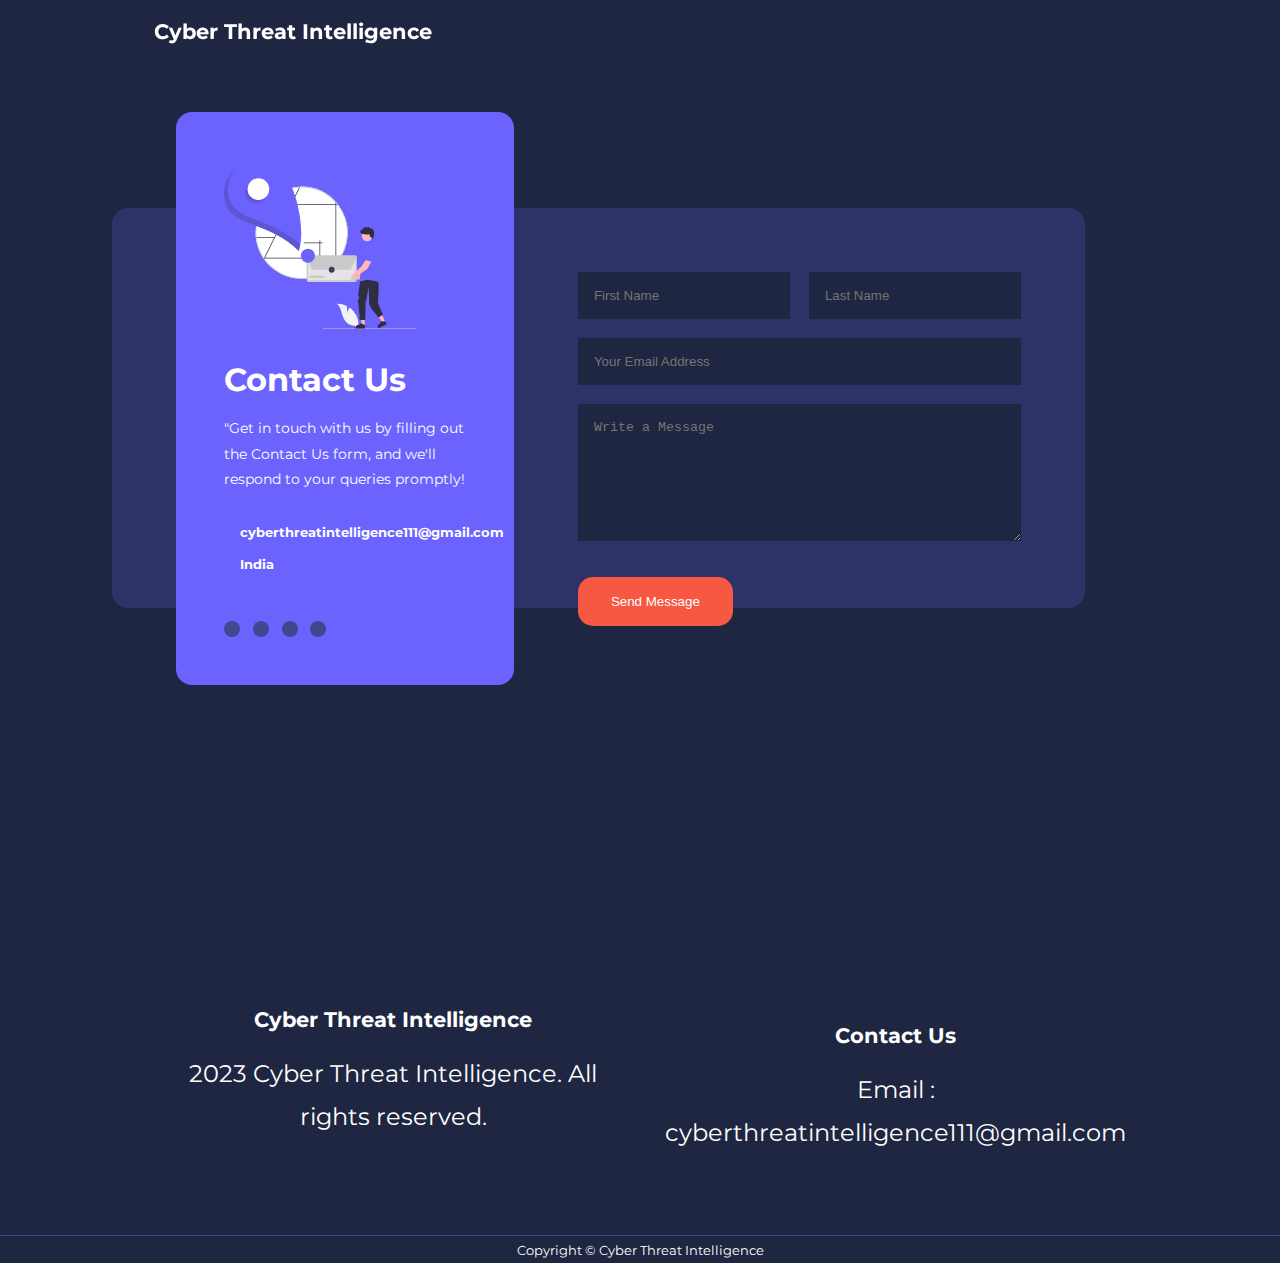
<file: contactform.html>
<!DOCTYPE html>
<html lang="en">
<head>
    <meta charset="UTF-8">
    <meta name="viewport" content="width=device-width, initial-scale=1.0">
    <title>Responsive CTI Website</title>

    <!-- ICON SCOUT CDN-->
    <link rel="stylesheet" href="https://unicons.iconscout.com/release/v4.0.8/css/line.css">

    <link rel="stylesheet" href="css/style.css">
    <link rel="stylesheet" href="css/contact.css">
    

    <!-- GOOGLE FONTS -->
    <link rel="preconnect" href="https://fonts.googleapis.com">
    <link rel="preconnect" href="https://fonts.gstatic.com" crossorigin>
    <link href="https://fonts.googleapis.com/css2?family=Montserrat:ital,wght@0,100..900;1,100..900&display=swap" rel="stylesheet">


    <!--SWIPER JS-->
    <link rel="stylesheet"href="https://cdn.jsdelivr.net/npm/swiper@11/swiper-bundle.min.css"/>
</head>
<body>
    <nav>
        <div class="container nav__container">
            <a href="index.html"><h4>Cyber Threat Intelligence</h4></a>
            <ul class="nav__menu">

                <style>
                    .cyberhub-dropdown {
                        position: relative;
                    }
                
                    .dropdown {
                        display: none;
                        position: absolute;
                        top: 100%;
                        left: 0;
                        background: #444;
                        min-width: 180px;
                        box-shadow: 0px 4px 6px rgba(0, 0, 0, 0.2);
                        border-radius: 5px;
                        z-index: 1000;
                    }
                
                    .dropdown a {
                        display: block;
                        padding: 10px;
                        color: white;
                        text-decoration: none;
                    }
                
                    .dropdown a:hover {
                        background: #ffffff;
                    }
                </style>
                
                <script>
                    function toggleCyberhub() {
                        var dropdown = document.getElementById("cyberhubMenu");
                        dropdown.style.display = (dropdown.style.display === "block") ? "none" : "block";
                    }
                
                    // Close dropdown when clicking outside
                    document.addEventListener("click", function(event) {
                        var dropdown = document.getElementById("cyberhubMenu");
                        var cyberhubLink = document.querySelector(".cyberhub-dropdown a");
                
                        if (!cyberhubLink.contains(event.target) && !dropdown.contains(event.target)) {
                            dropdown.style.display = "none";
                        }
                    });
                </script>
            </ul>
            </ul>
            <button id="open-menu-btn"><i class="uil uil-bars"></i></i></button>
            <button id="close-menu-btn"><i class="uil uil-multiply"></i></i></button>

        </div>
    </nav>

<!--===============================END OF NAVBAR================================-->


    <section class="contact">
        <div class="container contact__container">
            <aside class="contact__aside">
                <div class="aside__image">
                    <img src="images/contact.svg">
                </div>
                <h2>Contact Us</h2>
                <p>
                    "Get in touch with us by filling out the Contact Us form, and we'll respond to your queries promptly!
                </p>
                <ul class="contact__details">
<!--                     <li>
                    <i class="uil uil-phone-times"></i>
                    <h5>+0123456789</h5>
                    </li> -->
                    <li>
                    <i class="uil uil-envelope"></i>
                    <h5>cyberthreatintelligence111@gmail.com</h5>
                    </li>
                    <li>
                    <i class="uil uil-location-point"></i>
                    <h5>India</h5>
                    </li>
                </ul>
                <ul class="contact__socials">
                        <a href="https://www.facebook.com/"><i class="uil uil-facebook-f"></i></a></li>
                        <a href="https://instagram.com/"><i class="uil uil-instagram-alt"></i></a></li>
                        <a href="https://twitter.com/"><i class="uil uil-twitter"></i></a></li>
                        <a href="https://linkedin.com/"><i class="uil uil-linkedin-alt"></i></a></li>
                </ul>
            </aside>

            <div class="form-c">
                <!-- Start of the form using Web3Forms -->
                <form class="contact__form" action="https://api.web3forms.com/submit" method="POST">
                    
                    <!-- Web3Forms API Key (Replace with your actual key) -->
                    <!-- change this API key -->
                    <input type="hidden" name="access_key" value="041e0d5e-1219-4047-b669-9c23ebfac67d">
            
                    <!-- Name fields grouped together -->
                    <div class="form__name">
                        <input type="text" name="First Name" placeholder="First Name" required>
                        <input type="text" name="Last Name" placeholder="Last Name" required>
                    </div>
            
                    <!-- Email field -->
                    <input type="email" name="Email Address" placeholder="Your Email Address" required>
            
                    <!-- Message field -->
                    <textarea name="Message" rows="7" placeholder="Write a Message" required></textarea>
            
                    <!-- Submit button -->
                    <button type="submit" class="btn btn-primary">Send Message</button>
                </form>
            </div>
            
    </section>
<!--===============================END OF CONTACT===============================-->


    <footer>
        <section class="footer_container"></section>
        <div class="container footer__container">
            <div class="footer__1">
            <a href="index.html" class="footer_logo"><h4>Cyber Threat Intelligence</h4></a>
            <p>
                2023 Cyber Threat Intelligence. All rights reserved.
            </p>
            </div>

        <div class="footer__4">
            <h4>Contact Us</h4>
            <div>
                <!-- <p>Phone : +91 123456789</p> -->
                <p>Email : cyberthreatintelligence111@gmail.com</p>
            </div>
        
        </div>

    </div>
        <div class="footer__copyright">
            <small>Copyright &copy; Cyber Threat Intelligence</small>
        </div>
    </footer>



    <script src="./style.js"></script>
    <script src="https://cdn.jsdelivr.net/npm/swiper@11/swiper-bundle.min.js"></script>

    <script>
        var swiper = new Swiper(".mySwiper", {
          slidesPerView: 3,
          spaceBetween: 30,
          pagination: {
            el: ".swiper-pagination",
            clickable: true,
          },
          breakpoints: {
            600: {
              slidesPerView: 2,
            }
          }
        });
      </script>

</body>
</html>

<!--===============================END OF FOOTER===============================-->
</file>
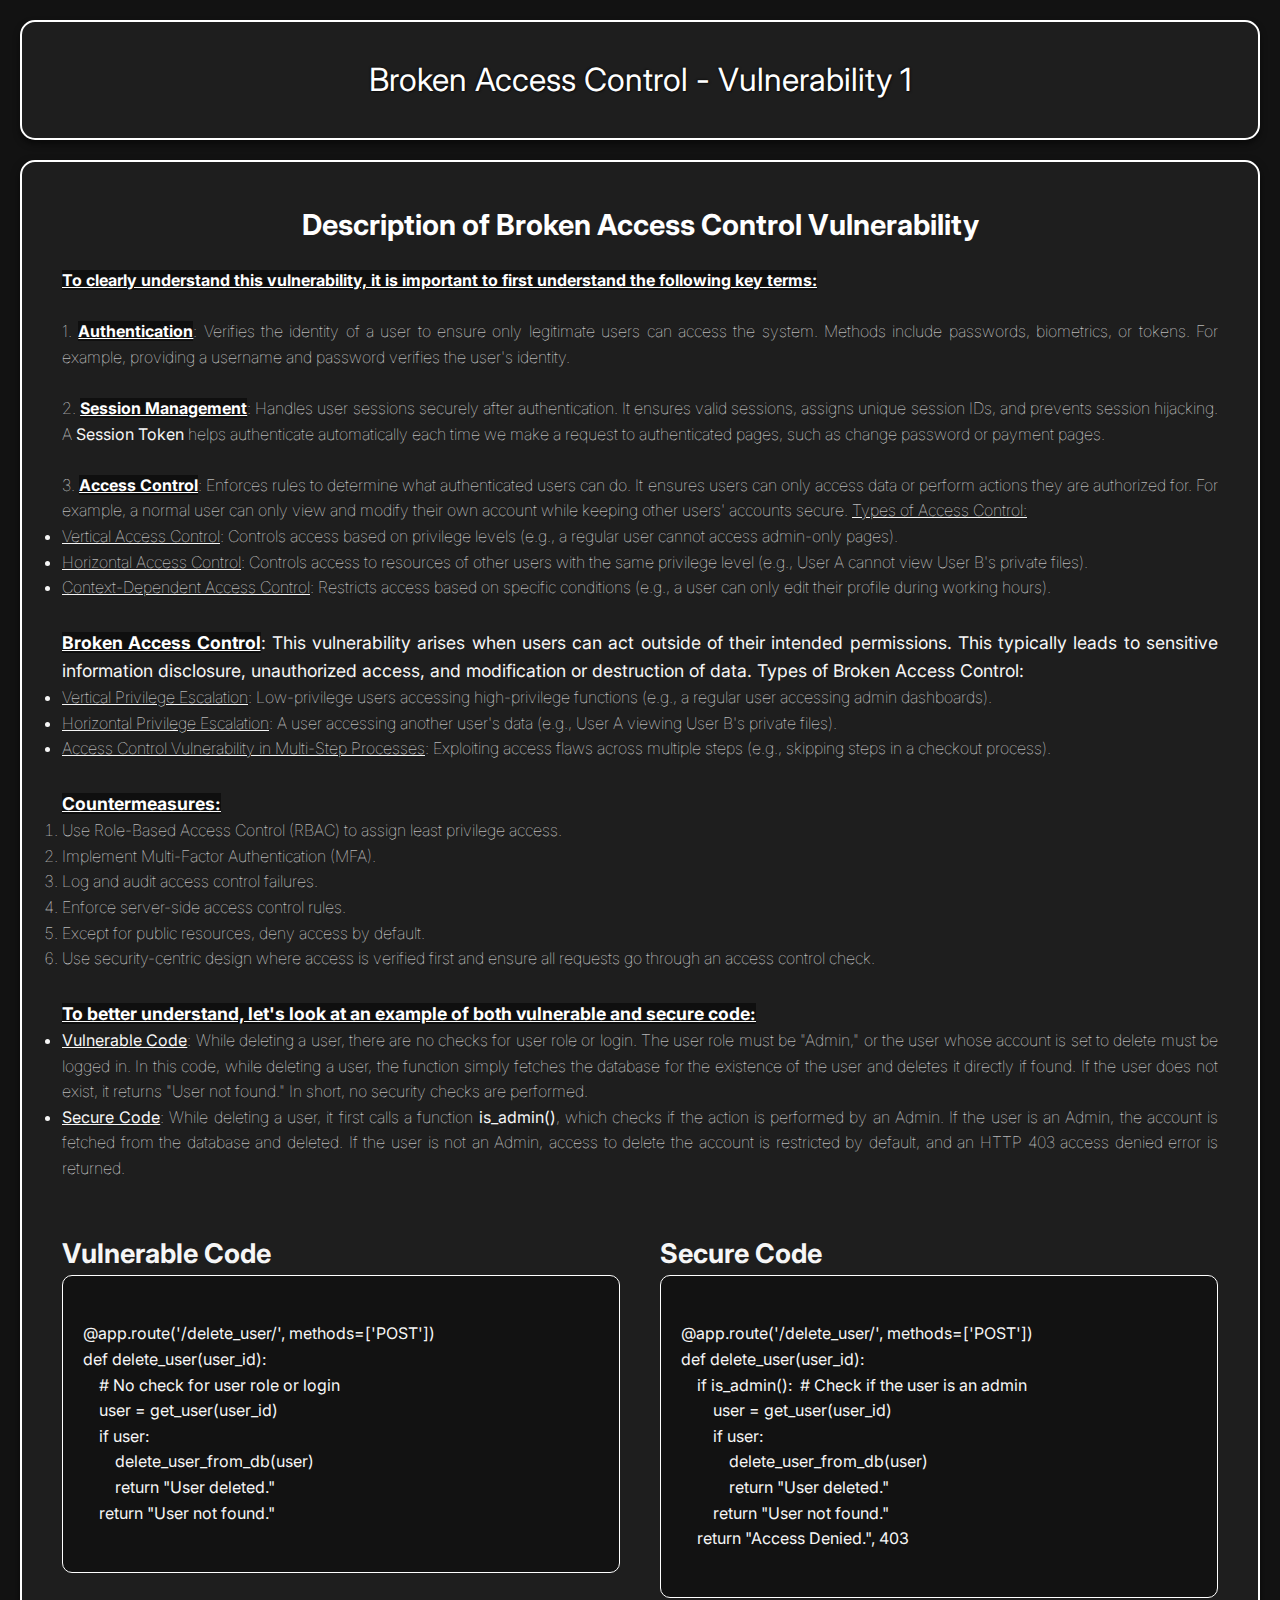
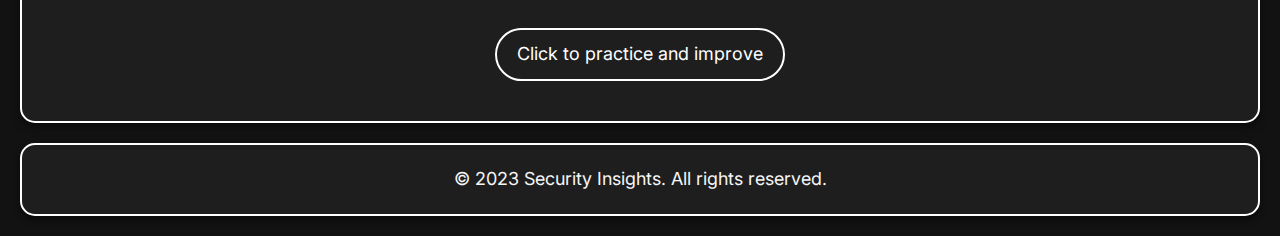
<file: Vulnerabilities/vuln1.html>
<!DOCTYPE html>
<html lang="en">

<head>
    <meta charset="UTF-8">
    <meta name="viewport" content="width=device-width, initial-scale=1.0">
    <title>Broken Access Control</title>
    <link rel="preconnect" href="https://fonts.googleapis.com">
    <link rel="preconnect" href="https://fonts.gstatic.com" crossorigin>
    <link href="https://fonts.googleapis.com/css2?family=Inter:wght@400;500;600;700&display=swap" rel="stylesheet">
    <link rel="stylesheet" href="vuln1.css">
</head>

<body>
    <header class="site-header">
        <div class="site-title">
            Broken Access Control - Vulnerability 1
        </div>
    </header>

    <main class="site-content">
        <section class="content-description">
            <h1>Description of Broken Access Control Vulnerability</h1>
            <p>
                <span class="highlight">To clearly understand this vulnerability, it is important to first understand the following key terms:</span>
                <br><br>
                1. <span class="highlight">Authentication</span>: Verifies the identity of a user to ensure only legitimate users can access the system. Methods include passwords, biometrics, or tokens. For example, providing a username and password verifies the user's identity.
                <br><br>
                2. <span class="highlight">Session Management</span>: Handles user sessions securely after authentication. It ensures valid sessions, assigns unique session IDs, and prevents session hijacking. A <b>Session Token</b> helps authenticate automatically each time we make a request to authenticated pages, such as change password or payment pages.
                <br><br>
                3. <span class="highlight">Access Control</span>: Enforces rules to determine what authenticated users can do. It ensures users can only access data or perform actions they are authorized for. For example, a normal user can only view and modify their own account while keeping other users' accounts secure.
                <u>Types of Access Control:</u>
                <ul>
                    <li><u>Vertical Access Control</u>: Controls access based on privilege levels (e.g., a regular user cannot access admin-only pages).</li>
                    <li><u>Horizontal Access Control</u>: Controls access to resources of other users with the same privilege level (e.g., User A cannot view User B's private files).</li>
                    <li><u>Context-Dependent Access Control</u>: Restricts access based on specific conditions (e.g., a user can only edit their profile during working hours).</li>
                </ul>
                <br>
                <span class="highlight">Broken Access Control</span>: This vulnerability arises when users can act outside of their intended permissions. This typically leads to sensitive information disclosure, unauthorized access, and modification or destruction of data.
                <span>Types of Broken Access Control:</span>
                <ul>
                    <li><u>Vertical Privilege Escalation</u>: Low-privilege users accessing high-privilege functions (e.g., a regular user accessing admin dashboards).</li>
                    <li><u>Horizontal Privilege Escalation</u>: A user accessing another user's data (e.g., User A viewing User B's private files).</li>
                    <li><u>Access Control Vulnerability in Multi-Step Processes</u>: Exploiting access flaws across multiple steps (e.g., skipping steps in a checkout process).</li>
                </ul>
                <br>
                <span class="highlight">Countermeasures:</span>
                <ol>
                    <li>Use Role-Based Access Control (RBAC) to assign least privilege access.</li>
                    <li>Implement Multi-Factor Authentication (MFA).</li>
                    <li>Log and audit access control failures.</li>
                    <li>Enforce server-side access control rules.</li>
                    <li>Except for public resources, deny access by default.</li>
                    <li>Use security-centric design where access is verified first and ensure all requests go through an access control check.</li>
                </ol>
                <br>
                <span class="highlight">To better understand, let's look at an example of both vulnerable and secure code:</span>
                <ul>
                    <li><b><u>Vulnerable Code</u></b>: While deleting a user, there are no checks for user role or login. The user role must be "Admin," or the user whose account is set to delete must be logged in. In this code, while deleting a user, the function simply fetches the database for the existence of the user and deletes it directly if found. If the user does not exist, it returns "User not found." In short, no security checks are performed.</li>
                    <li><b><u>Secure Code</u></b>: While deleting a user, it first calls a function <b>is_admin()</b>, which checks if the action is performed by an Admin. If the user is an Admin, the account is fetched from the database and deleted. If the user is not an Admin, access to delete the account is restricted by default, and an HTTP 403 access denied error is returned.</li>
                </ul>
            </p>
        </section>

        <section class="code-examples">
            <div class="code-block">
                <h2>Vulnerable Code</h2>
                <pre><code>
@app.route('/delete_user/<user_id>', methods=['POST'])
def delete_user(user_id):
    # No check for user role or login
    user = get_user(user_id)
    if user:
        delete_user_from_db(user)
        return "User deleted."
    return "User not found."
                </code></pre>
            </div>

            <div class="code-block">
                <h2>Secure Code</h2>
                <pre><code>
@app.route('/delete_user/<user_id>', methods=['POST'])
def delete_user(user_id):
    if is_admin():  # Check if the user is an admin
        user = get_user(user_id)
        if user:
            delete_user_from_db(user)
            return "User deleted."
        return "User not found."
    return "Access Denied.", 403
                </code></pre>
            </div>
        </section>

        <a class="practice-link" href="https://portswigger.net/web-security/access-control" target="_blank">Click to practice and improve</a>
    </main>

    <footer class="site-footer">
        <p>&copy; 2023 Security Insights. All rights reserved.</p>
    </footer>
</body>

</html>
</file>
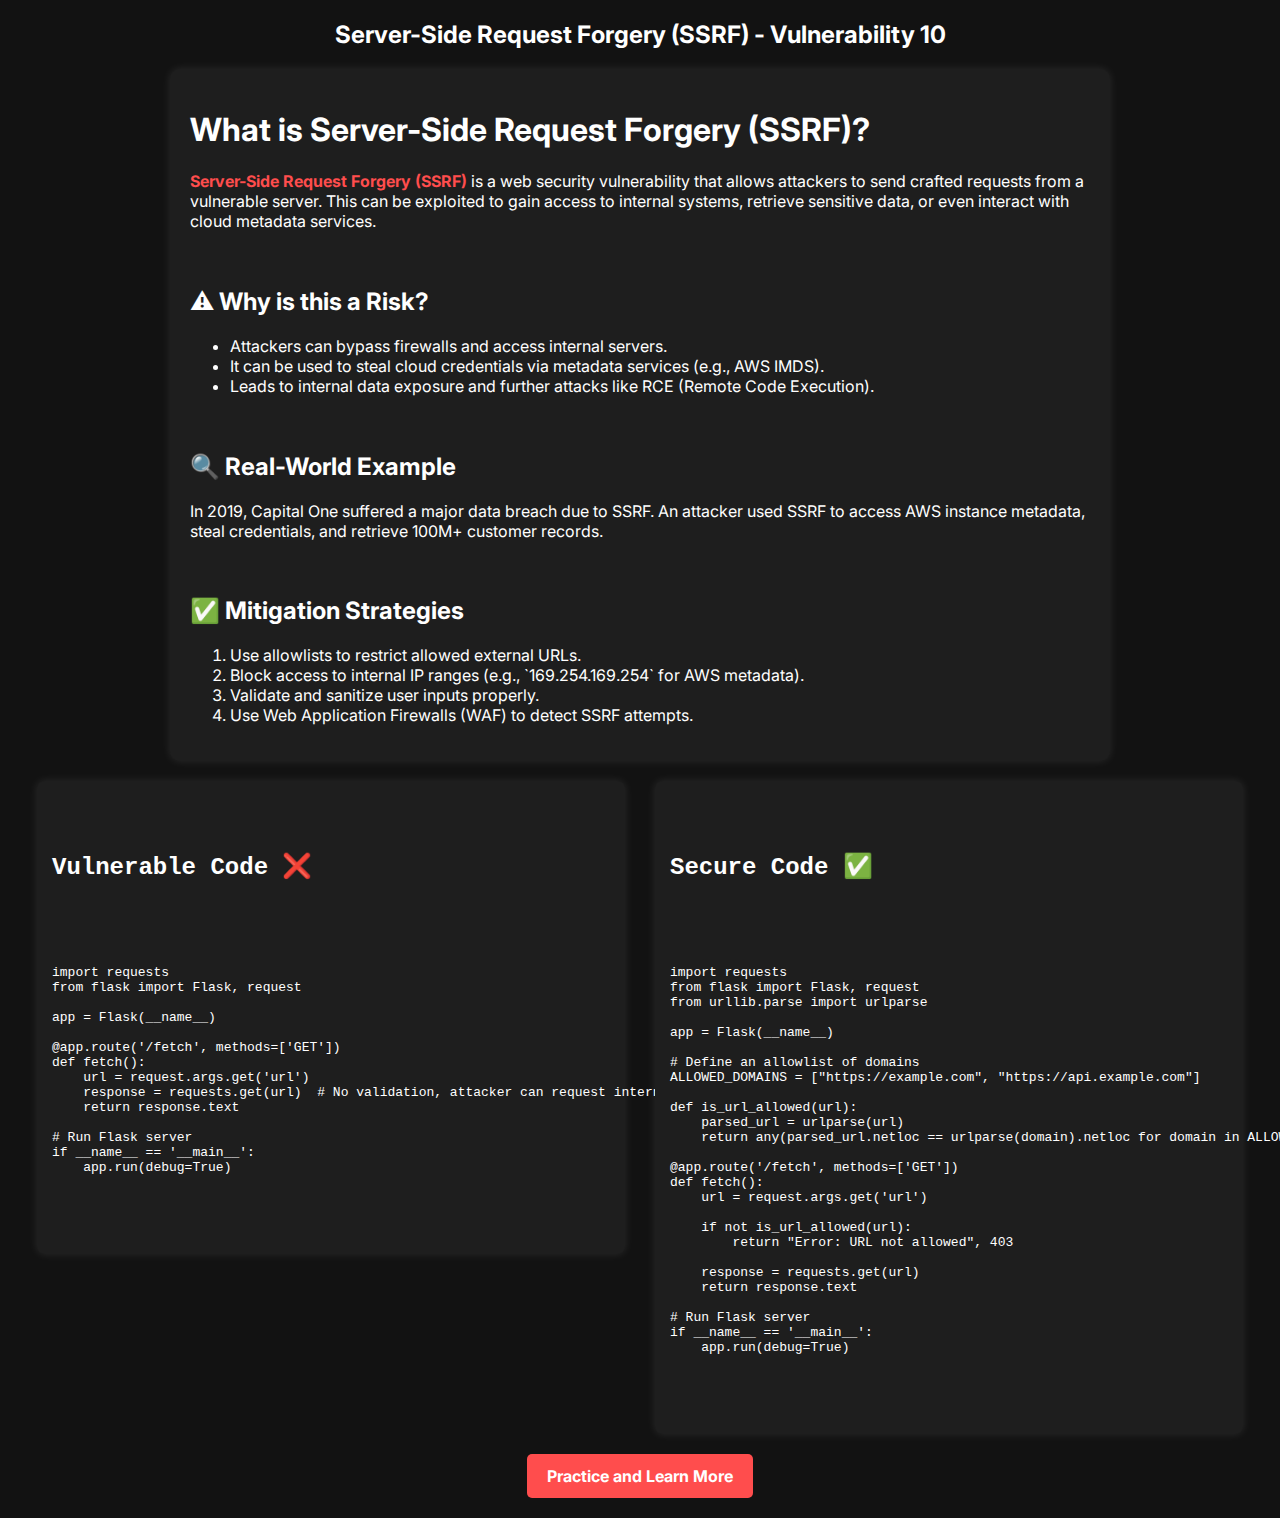
<file: Vulnerabilities/vuln10.html>
<!DOCTYPE html>
<html lang="en">

<head>
    <meta charset="UTF-8">
    <meta name="viewport" content="width=device-width, initial-scale=1.0">
    <title>Server-Side Request Forgery (SSRF)</title>
    <link rel="preconnect" href="https://fonts.googleapis.com">
    <link rel="preconnect" href="https://fonts.gstatic.com" crossorigin>
    <link href="https://fonts.googleapis.com/css2?family=Inter:wght@400;500;600;700&display=swap" rel="stylesheet">
    <style>
        body {
            font-family: 'Inter', sans-serif;
            background-color: #121212;
            color: #ffffff;
            text-align: center;
            margin: 0;
            padding: 20px;
        }

        .header {
            font-size: 24px;
            font-weight: bold;
            margin-bottom: 20px;
        }

        .content-description {
            max-width: 900px;
            margin: 0 auto;
            text-align: left;
            background: #1e1e1e;
            padding: 20px;
            border-radius: 10px;
            box-shadow: 0 0 10px rgba(255, 255, 255, 0.1);
        }

        .highlight {
            color: #ff4d4d;
            font-weight: bold;
        }

        .code-container {
            display: flex;
            justify-content: center;
            align-items: flex-start;
            gap: 30px;
            margin-top: 20px;
        }

        .code-block {
            width: 45%;
            background: #1e1e1e;
            color: #ffffff;
            padding: 15px;
            border-radius: 8px;
            font-family: "Courier New", Courier, monospace;
            text-align: left;
            white-space: pre-wrap;
            word-wrap: break-word;
            box-shadow: 0 0 10px rgba(255, 255, 255, 0.1);
        }

        .practice-link {
            display: inline-block;
            margin-top: 20px;
            padding: 12px 20px;
            background: #ff4d4d;
            color: white;
            font-size: 16px;
            font-weight: bold;
            text-decoration: none;
            border-radius: 5px;
        }

        .practice-link:hover {
            background: #cc0000;
        }
    </style>
</head>

<body>

    <div class="header">Server-Side Request Forgery (SSRF) - Vulnerability 10</div>

    <section class="content-description">
        <h1>What is Server-Side Request Forgery (SSRF)?</h1>
        <p>
            <span class="highlight">Server-Side Request Forgery (SSRF)</span> is a web security vulnerability that
            allows attackers to send crafted requests from a vulnerable server. This can be exploited to gain access to
            internal systems, retrieve sensitive data, or even interact with cloud metadata services.
        </p>
        <br>
        <h2>⚠ Why is this a Risk?</h2>
        <ul>
            <li>Attackers can bypass firewalls and access internal servers.</li>
            <li>It can be used to steal cloud credentials via metadata services (e.g., AWS IMDS).</li>
            <li>Leads to internal data exposure and further attacks like RCE (Remote Code Execution).</li>
        </ul>
        <br>
        <h2>🔍 Real-World Example</h2>
        <p>
            In 2019, Capital One suffered a major data breach due to SSRF. An attacker used SSRF to access AWS
            instance metadata, steal credentials, and retrieve 100M+ customer records.
        </p>
        <br>
        <h2>✅ Mitigation Strategies</h2>
        <ol>
            <li>Use allowlists to restrict allowed external URLs.</li>
            <li>Block access to internal IP ranges (e.g., `169.254.169.254` for AWS metadata).</li>
            <li>Validate and sanitize user inputs properly.</li>
            <li>Use Web Application Firewalls (WAF) to detect SSRF attempts.</li>
        </ol>
    </section>

    <section class="code-examples">
        <div class="code-container">
            <div class="code-block">
                <h2>Vulnerable Code ❌</h2>
                <pre><code>
import requests
from flask import Flask, request

app = Flask(__name__)

@app.route('/fetch', methods=['GET'])
def fetch():
    url = request.args.get('url')
    response = requests.get(url)  # No validation, attacker can request internal services
    return response.text

# Run Flask server
if __name__ == '__main__':
    app.run(debug=True)
                </code></pre>
            </div>

            <div class="code-block">
                <h2>Secure Code ✅</h2>
                <pre><code>
import requests
from flask import Flask, request
from urllib.parse import urlparse

app = Flask(__name__)

# Define an allowlist of domains
ALLOWED_DOMAINS = ["https://example.com", "https://api.example.com"]

def is_url_allowed(url):
    parsed_url = urlparse(url)
    return any(parsed_url.netloc == urlparse(domain).netloc for domain in ALLOWED_DOMAINS)

@app.route('/fetch', methods=['GET'])
def fetch():
    url = request.args.get('url')

    if not is_url_allowed(url):
        return "Error: URL not allowed", 403

    response = requests.get(url)
    return response.text

# Run Flask server
if __name__ == '__main__':
    app.run(debug=True)
                </code></pre>
            </div>
        </div>
    </section>

    <a class="practice-link" href="https://portswigger.net/web-security/ssrf" target="_blank">Practice and Learn More</a>

</body>

</html>
</file>
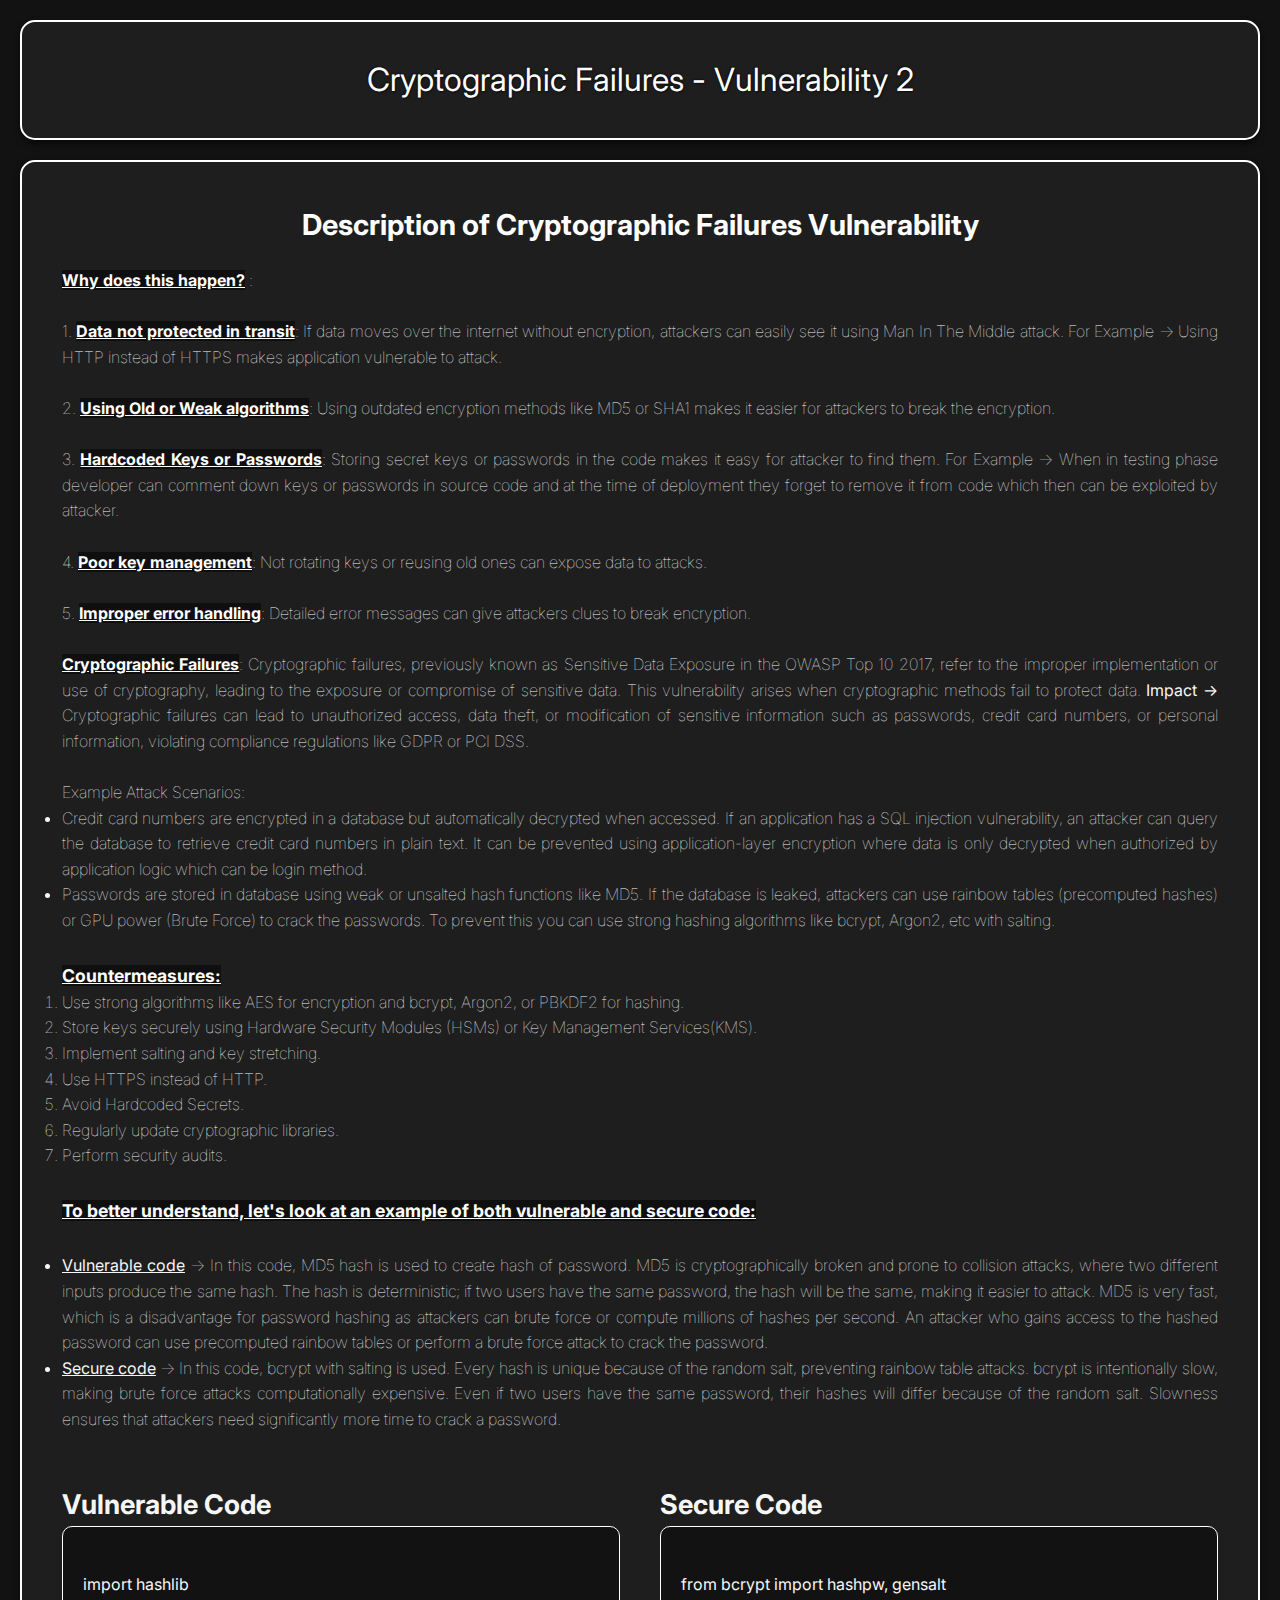
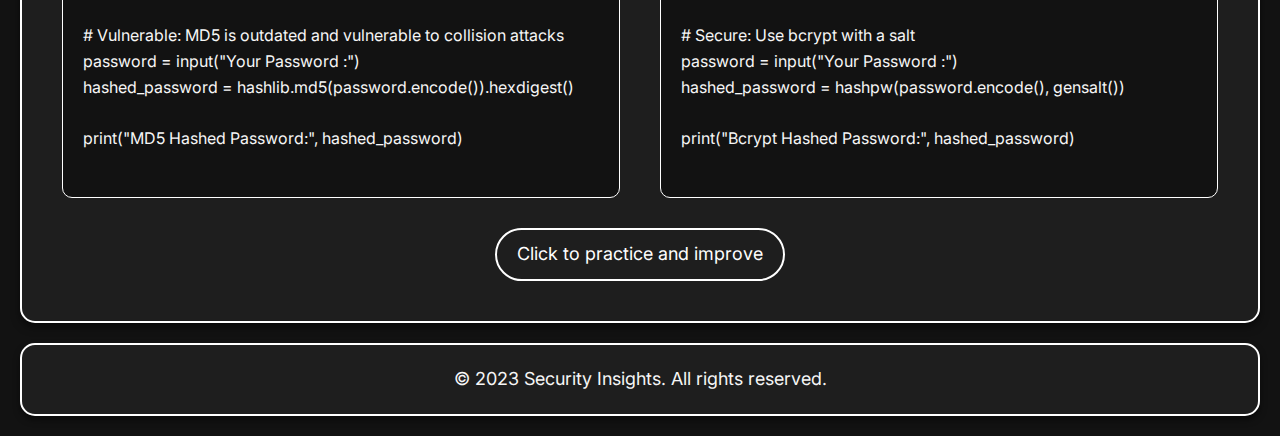
<file: Vulnerabilities/vuln2.html>
<!DOCTYPE html>
<html lang="en">

<head>
    <meta charset="UTF-8">
    <meta name="viewport" content="width=device-width, initial-scale=1.0">
    <title>Cryptographic Failures</title>
    <link rel="preconnect" href="https://fonts.googleapis.com">
    <link rel="preconnect" href="https://fonts.gstatic.com" crossorigin>
    <link href="https://fonts.googleapis.com/css2?family=Inter:wght@400;500;600;700&display=swap" rel="stylesheet">
    <link rel="stylesheet" href="vuln2.css">
</head>

<body>
    <header class="site-header">
        <div class="site-title">
            Cryptographic Failures - Vulnerability 2
        </div>
    </header>

    <main class="site-content">
        <section class="content-description">
            <h1>Description of Cryptographic Failures Vulnerability</h1>
            <p>
                <span class="highlight">Why does this happen?</span> :
                <br><br>
                1. <span class="highlight">Data not protected in transit</span>: If data moves over the internet without encryption, attackers can easily see it using Man In The Middle attack. For Example -> Using HTTP instead of HTTPS makes application vulnerable to attack.<br><br>
                2. <span class="highlight">Using Old or Weak algorithms</span>: Using outdated encryption methods like MD5 or SHA1 makes it easier for attackers to break the encryption.<br><br>
                3. <span class="highlight">Hardcoded Keys or Passwords</span>: Storing secret keys or passwords in the code makes it easy for attacker to find them. For Example -> When in testing phase developer can comment down keys or passwords in source code and at the time of deployment they forget to remove it from code which then can be exploited by attacker.<br><br>
                4. <span class="highlight">Poor key management</span>: Not rotating keys or reusing old ones can expose data to attacks.<br><br>
                5. <span class="highlight">Improper error handling</span>: Detailed error messages can give attackers clues to break encryption.<br><br>

                <span class="highlight">Cryptographic Failures</span>: Cryptographic failures, previously known as Sensitive Data Exposure in the OWASP Top 10 2017, refer to the improper implementation or use of cryptography, leading to the exposure or compromise of sensitive data. This vulnerability arises when cryptographic methods fail to protect data. <b>Impact -></b> Cryptographic failures can lead to unauthorized access, data theft, or modification of sensitive information such as passwords, credit card numbers, or personal information, violating compliance regulations like GDPR or PCI DSS.<br><br>
                <span>Example Attack Scenarios:</span><br>
                <ul>
                    <li>Credit card numbers are encrypted in a database but automatically decrypted when accessed. If an application has a SQL injection vulnerability, an attacker can query the database to retrieve credit card numbers in plain text. It can be prevented using application-layer encryption where data is only decrypted when authorized by application logic which can be login method.</li>
                    <li>Passwords are stored in database using weak or unsalted hash functions like MD5. If the database is leaked, attackers can use rainbow tables (precomputed hashes) or GPU power (Brute Force) to crack the passwords. To prevent this you can use strong hashing algorithms like bcrypt, Argon2, etc with salting.</li>
                </ul><br>
                <span class="highlight">Countermeasures:</span>
                <ol>
                    <li>Use strong algorithms like AES for encryption and bcrypt, Argon2, or PBKDF2 for hashing.</li>
                    <li>Store keys securely using Hardware Security Modules (HSMs) or Key Management Services(KMS).</li>
                    <li>Implement salting and key stretching.</li>
                    <li>Use HTTPS instead of HTTP.</li>
                    <li>Avoid Hardcoded Secrets.</li>
                    <li>Regularly update cryptographic libraries.</li>
                    <li>Perform security audits.</li>
                </ol> <br>
                <span class="highlight">To better understand, let's look at an example of both vulnerable and secure code:</span><br><br>
                <ul>
                    <li><b><u>Vulnerable code</u></b> -> In this code, MD5 hash is used to create hash of password. MD5 is cryptographically broken and prone to collision attacks, where two different inputs produce the same hash. The hash is deterministic; if two users have the same password, the hash will be the same, making it easier to attack. MD5 is very fast, which is a disadvantage for password hashing as attackers can brute force or compute millions of hashes per second. An attacker who gains access to the hashed password can use precomputed rainbow tables or perform a brute force attack to crack the password. </li>
                    <li><b><u>Secure code</u></b> -> In this code, bcrypt with salting is used. Every hash is unique because of the random salt, preventing rainbow table attacks. bcrypt is intentionally slow, making brute force attacks computationally expensive. Even if two users have the same password, their hashes will differ because of the random salt. Slowness ensures that attackers need significantly more time to crack a password.
                    </li>
                </ul>
            </p>
        </section>

        <section class="code-examples">
            <div class="code-block">
                <h2>Vulnerable Code</h2>
                <pre><code>
import hashlib

# Vulnerable: MD5 is outdated and vulnerable to collision attacks
password = input("Your Password :")
hashed_password = hashlib.md5(password.encode()).hexdigest()

print("MD5 Hashed Password:", hashed_password)
                </code></pre>
            </div>

            <div class="code-block">
                <h2>Secure Code</h2>
                <pre><code>
from bcrypt import hashpw, gensalt

# Secure: Use bcrypt with a salt
password = input("Your Password :")
hashed_password = hashpw(password.encode(), gensalt())

print("Bcrypt Hashed Password:", hashed_password)
                </code></pre>
            </div>
        </section>

        <a class="practice-link" href="https://www.pentestpeople.com/blog-posts/owasp-top-ten-cryptographic-failures" target="_blank">Click to practice and improve</a>
    </main>

    <footer class="site-footer">
        <p>&copy; 2023 Security Insights. All rights reserved.</p>
    </footer>
</body>

</html>
</file>
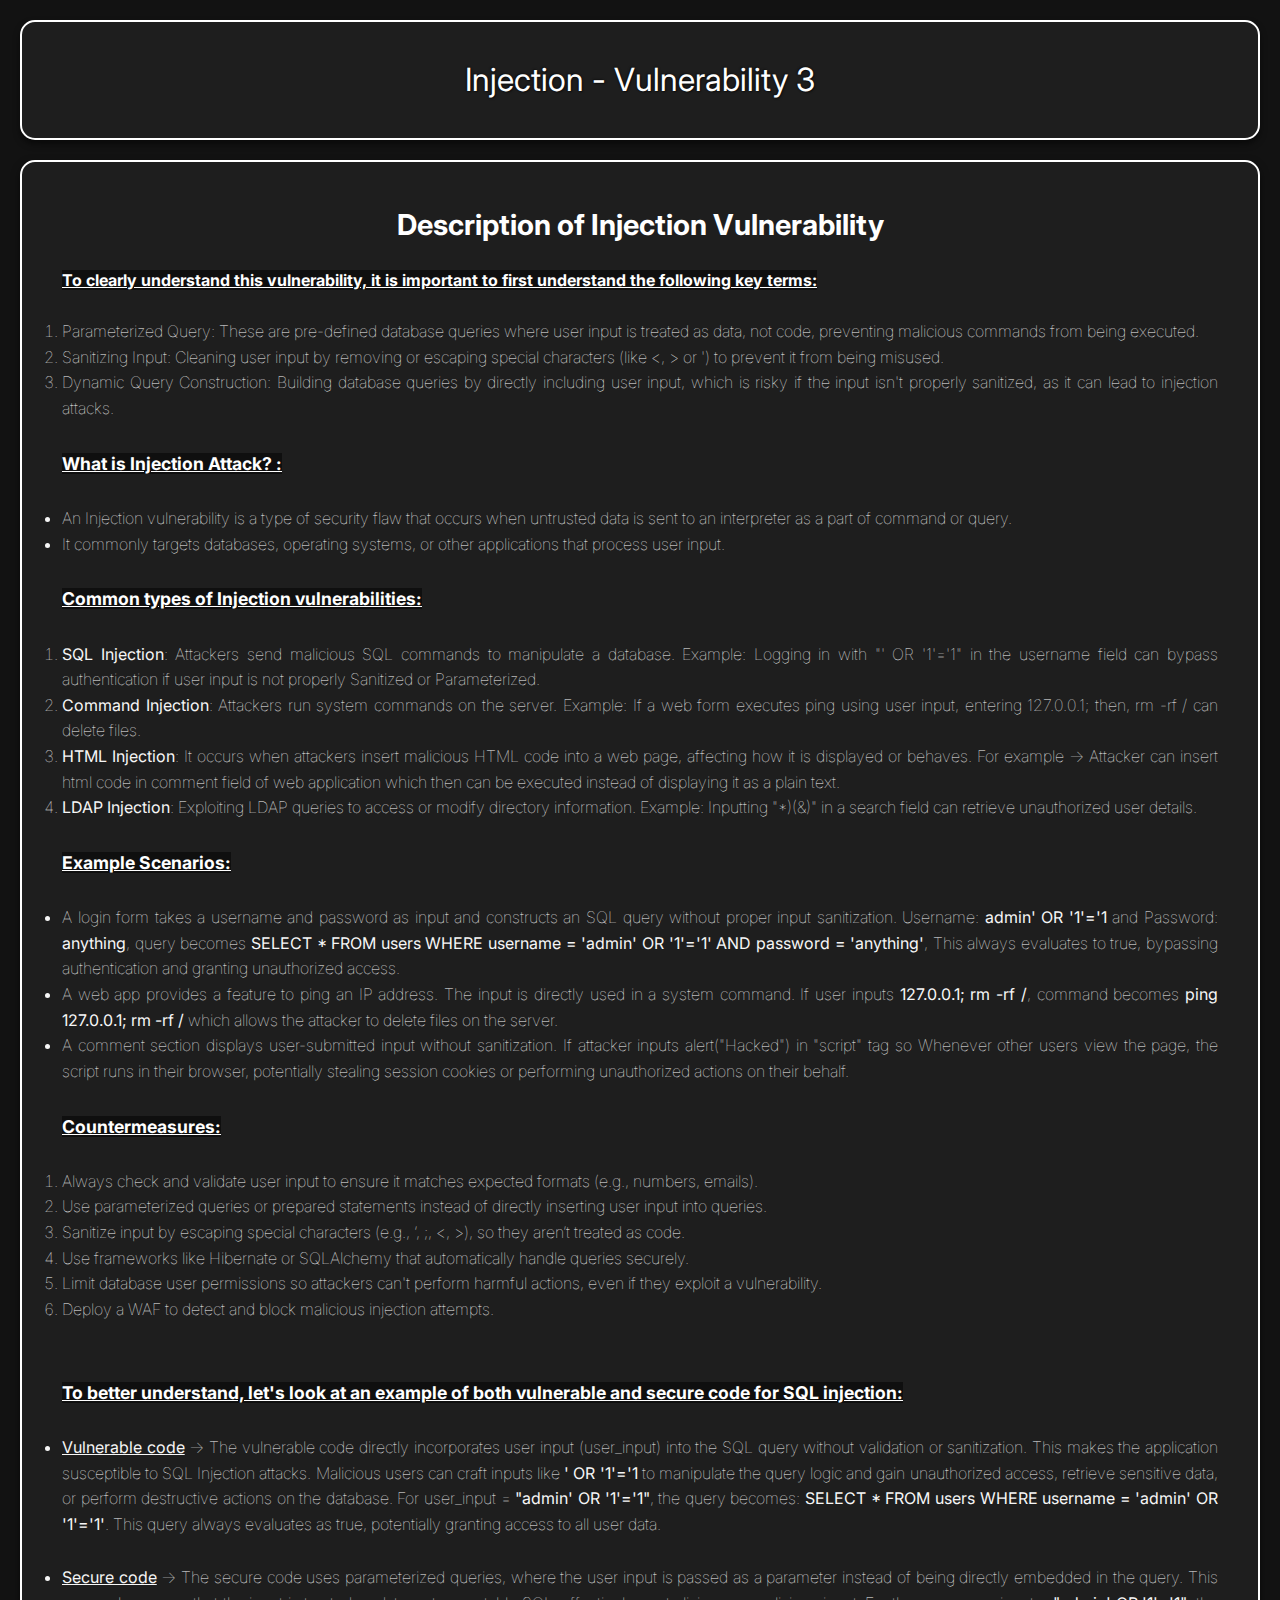
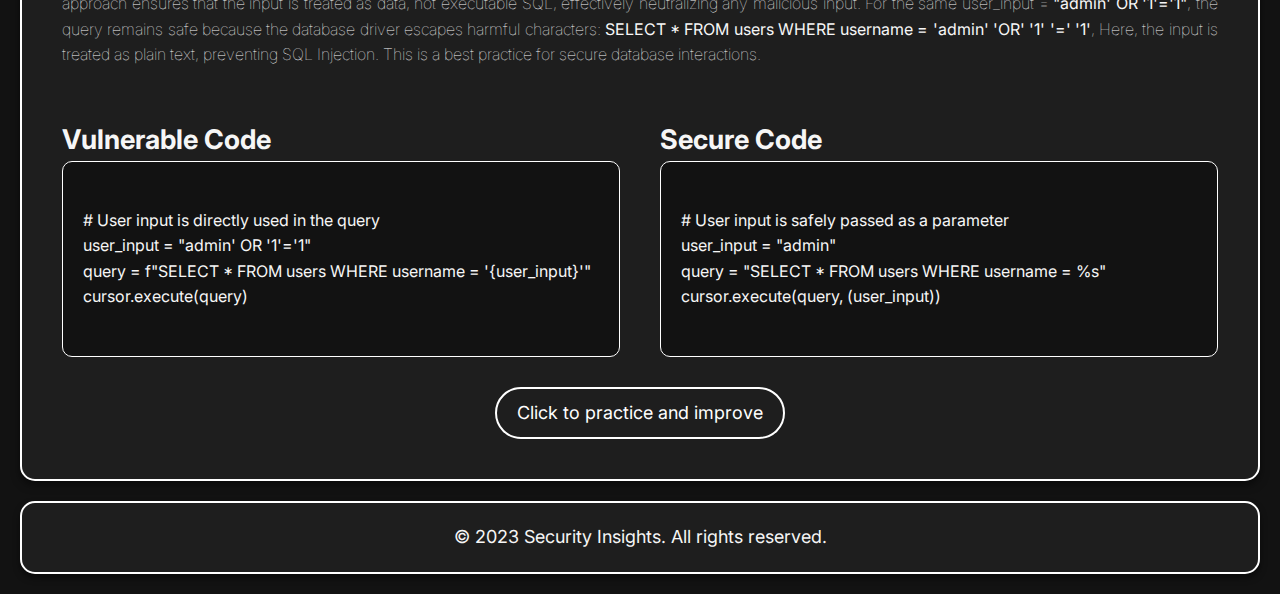
<file: Vulnerabilities/vuln3.html>
<!DOCTYPE html>
<html lang="en">

<head>
    <meta charset="UTF-8">
    <meta name="viewport" content="width=device-width, initial-scale=1.0">
    <title>Injection</title>
    <link rel="preconnect" href="https://fonts.googleapis.com">
    <link rel="preconnect" href="https://fonts.gstatic.com" crossorigin>
    <link href="https://fonts.googleapis.com/css2?family=Inter:wght@400;500;600;700&display=swap" rel="stylesheet">
    <link rel="stylesheet" href="vuln2.css">
</head>

<body>
    <header class="site-header">
        <div class="site-title">
            Injection - Vulnerability 3
        </div>
    </header>

    <main class="site-content">
        <section class="content-description">
            <h1>Description of Injection Vulnerability</h1>
            <p>
                <span class="highlight">To clearly understand this vulnerability, it is important to first
                    understand the following key terms:</span>
                <br><br>
                <ol>
                    <li><span>Parameterized Query</span>: These are pre-defined database queries where user input is treated as data, not code, preventing malicious commands from being executed.</li>
                    <li><span>Sanitizing Input</span>: Cleaning user input by removing or escaping special characters (like <, > or ') to prevent it from being misused.</li>
                    <li><span>Dynamic Query Construction</span>: Building database queries by directly including user input, which is risky if the input isn't properly sanitized, as it can lead to injection attacks.</li>
                </ol>
                <br>
                <span class="highlight">What is Injection Attack? :</span><br><br>
                <ul>
                    <li>An Injection vulnerability is a type of security flaw that occurs when untrusted data is sent to an interpreter as a part of command or query.</li>
                    <li>It commonly targets databases, operating systems, or other applications that process user input.</li>
                </ul><br>
                <span class="highlight">Common types of Injection vulnerabilities:</span><br><br>
                <ol>
                    <li><b>SQL Injection</b>: Attackers send malicious SQL commands to manipulate a database. Example: Logging in with "' OR '1'='1" in the username field can bypass authentication if user input is not properly Sanitized or Parameterized.</li>
                    <li><b>Command Injection</b>: Attackers run system commands on the server. Example: If a web form executes ping using user input, entering 127.0.0.1; then, rm -rf / can delete files.</li>
                    <li><b>HTML Injection</b>: It occurs when attackers insert malicious HTML code into a web page, affecting how it is displayed or behaves. For example -> Attacker can insert html code in comment field of web application which then can be executed instead of displaying it as a plain text.</li>
                    <li><b>LDAP Injection</b>: Exploiting LDAP queries to access or modify directory information. Example: Inputting "*)(&)" in a search field can retrieve unauthorized user details.</li>
                </ol><br>
                <span class="highlight">Example Scenarios:</span><br><br>
                <ul>
                    <li>A login form takes a username and password as input and constructs an SQL query without proper input sanitization. Username: <b>admin' OR '1'='1</b> and Password: <b>anything</b>, query becomes <b>SELECT * FROM users WHERE username = 'admin' OR '1'='1' AND password = 'anything'</b>, This always evaluates to true, bypassing authentication and granting unauthorized access.</li>
                    <li>A web app provides a feature to ping an IP address. The input is directly used in a system command. If user inputs <b>127.0.0.1; rm -rf /</b>, command becomes <b>ping 127.0.0.1; rm -rf /</b> which allows the attacker to delete files on the server.</li>
                    <li>A comment section displays user-submitted input without sanitization. If attacker inputs alert("Hacked") in "script" tag so Whenever other users view the page, the script runs in their browser, potentially stealing session cookies or performing unauthorized actions on their behalf.</li>
                </ul><br>
                <span class="highlight">Countermeasures:</span>
                <br><br>
                <ol>
                    <li>Always check and validate user input to ensure it matches expected formats (e.g., numbers, emails).</li>
                    <li>Use parameterized queries or prepared statements instead of directly inserting user input into queries.</li>
                    <li>Sanitize input by escaping special characters (e.g., ‘, ;, <, >), so they aren’t treated as code.</li>
                    <li>Use frameworks like Hibernate or SQLAlchemy that automatically handle queries securely.</li>
                    <li>Limit database user permissions so attackers can't perform harmful actions, even if they exploit a vulnerability.</li>
                    <li>Deploy a WAF to detect and block malicious injection attempts.</li>
                </ol> <br><br>
                <span class="highlight">To better understand, let's look at an example of both vulnerable and secure code for SQL injection:</span><br><br>
                <ul>
                    <li><b><u>Vulnerable code</u></b> -> The vulnerable code directly incorporates user input (user_input) into the SQL query without validation or sanitization. This makes the application susceptible to SQL Injection attacks. Malicious users can craft inputs like <b>' OR '1'='1</b> to manipulate the query logic and gain unauthorized access, retrieve sensitive data, or perform destructive actions on the database. For user_input = <b>"admin' OR '1'='1"</b>, the query becomes: <b>SELECT * FROM users WHERE username = 'admin' OR '1'='1'</b>. This query always evaluates as true, potentially granting access to all user data.</li><br>
                    <li><b><u>Secure code</u></b> -> The secure code uses parameterized queries, where the user input is passed as a parameter instead of being directly embedded in the query. This approach ensures that the input is treated as data, not executable SQL, effectively neutralizing any malicious input. For the same user_input = <b>"admin' OR '1'='1"</b>, the query remains safe because the database driver escapes harmful characters: <b>SELECT * FROM users WHERE username = 'admin' 'OR' '1' '=' '1'</b>, Here, the input is treated as plain text, preventing SQL Injection. This is a best practice for secure database interactions.
                    </li>
                </ul>
            </p>
        </section>

        <section class="code-examples">
            <div class="code-block">
                <h2>Vulnerable Code</h2>
                <pre><code>
# User input is directly used in the query
user_input = "admin' OR '1'='1"
query = f"SELECT * FROM users WHERE username = '{user_input}'"
cursor.execute(query)
                </code></pre>
            </div>

            <div class="code-block">
                <h2>Secure Code</h2>
                <pre><code>
# User input is safely passed as a parameter
user_input = "admin"
query = "SELECT * FROM users WHERE username = %s"
cursor.execute(query, (user_input))
                </code></pre>
            </div>
        </section>

        <a class="practice-link" href="https://portswigger.net/web-security/sql-injection" target="_blank">Click to practice and improve</a>
    </main>

    <footer class="site-footer">
        <p>&copy; 2023 Security Insights. All rights reserved.</p>
    </footer>
</body>

</html>
</file>
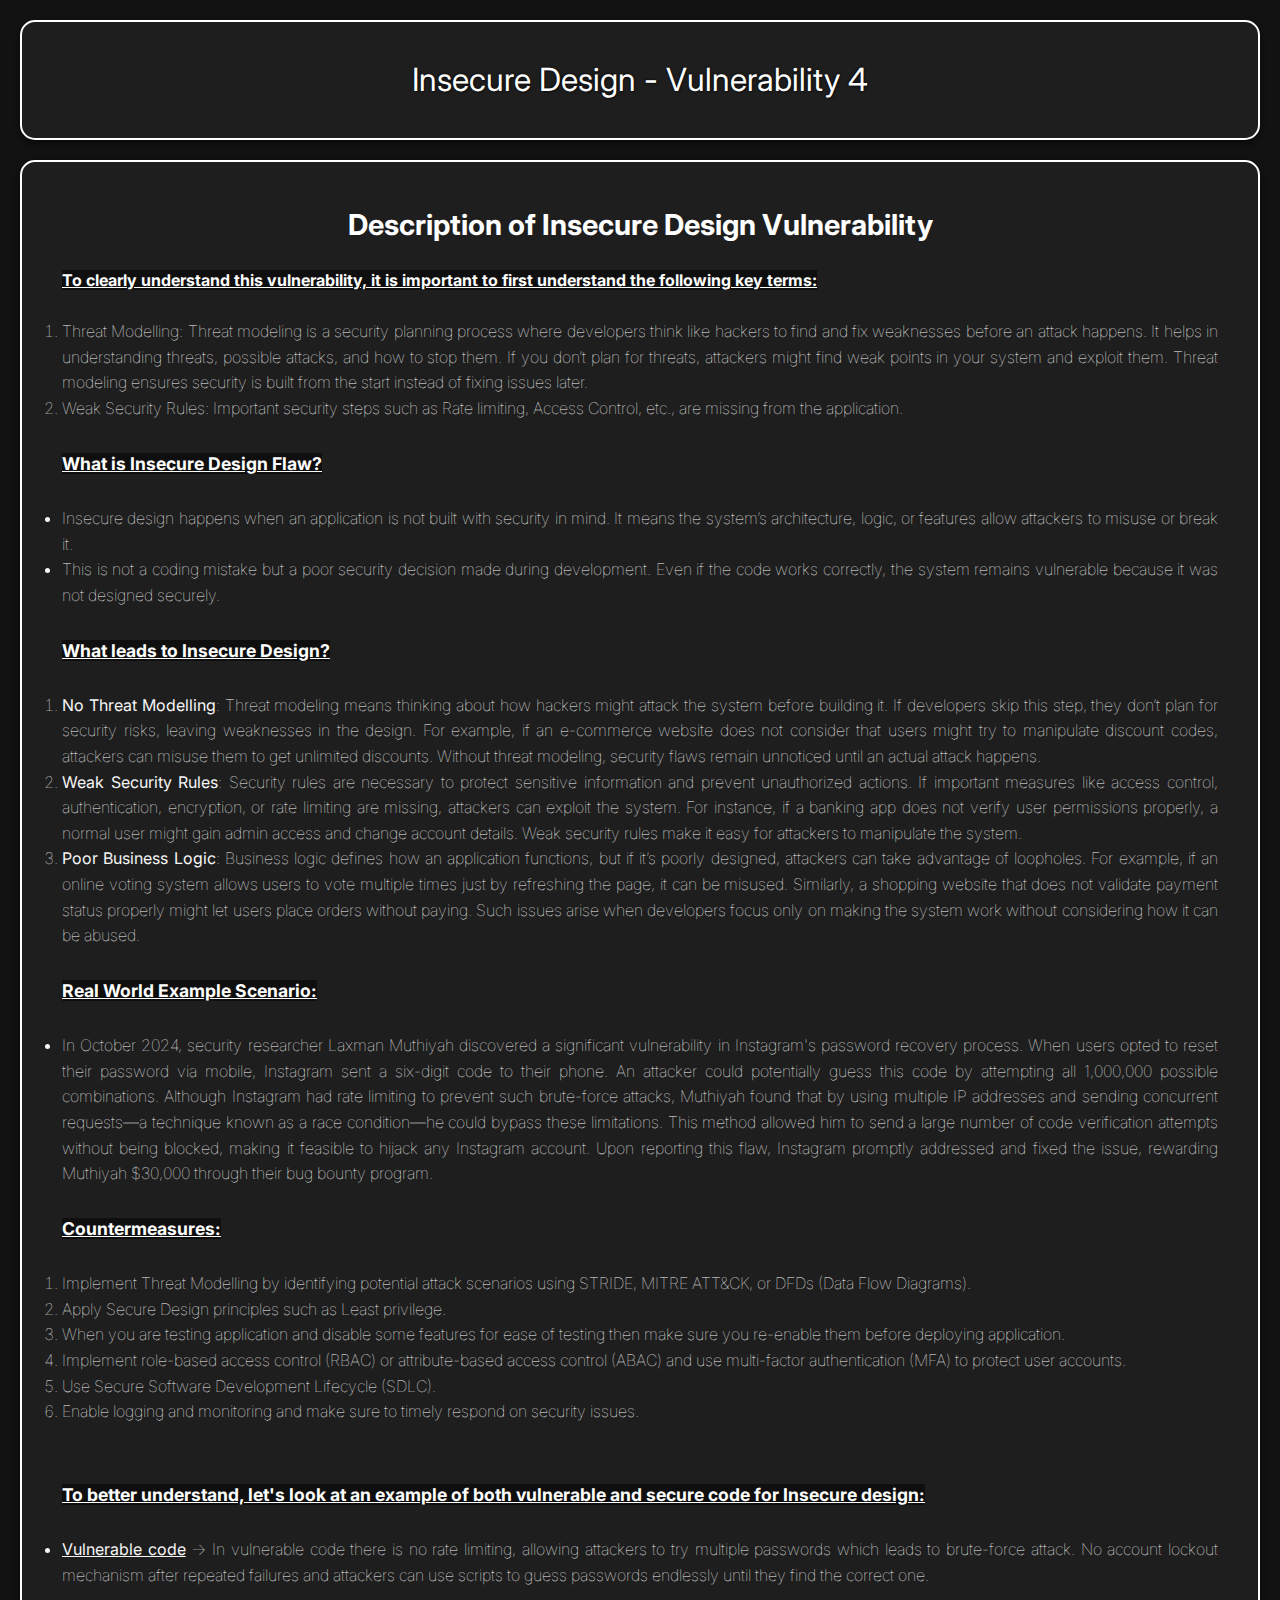
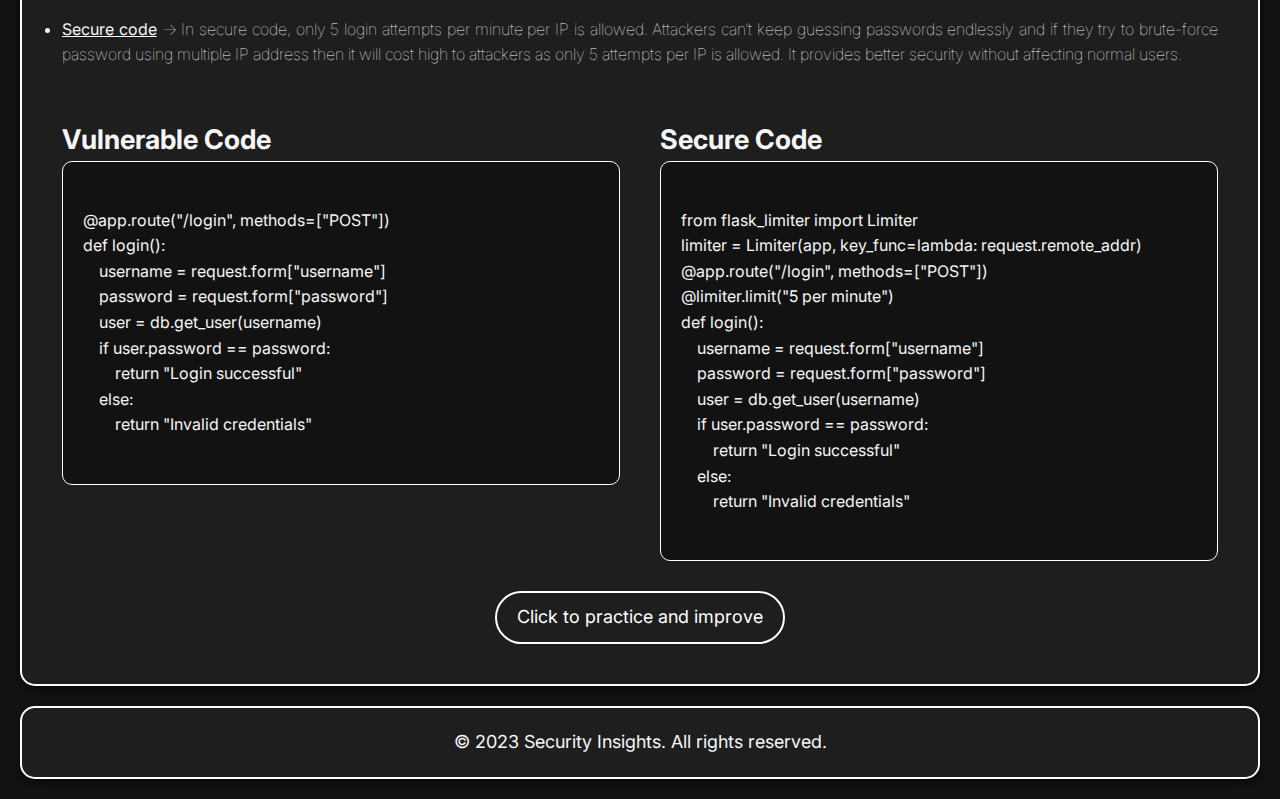
<file: Vulnerabilities/vuln4.html>
<!DOCTYPE html>
<html lang="en">

<head>
    <meta charset="UTF-8">
    <meta name="viewport" content="width=device-width, initial-scale=1.0">
    <title>Insecure Design</title>
    <link rel="preconnect" href="https://fonts.googleapis.com">
    <link rel="preconnect" href="https://fonts.gstatic.com" crossorigin>
    <link href="https://fonts.googleapis.com/css2?family=Inter:wght@400;500;600;700&display=swap" rel="stylesheet">
    <link rel="stylesheet" href="vuln2.css">
</head>

<body>
    <header class="site-header">
        <div class="site-title">
            Insecure Design - Vulnerability 4
        </div>
    </header>

    <main class="site-content">
        <section class="content-description">
            <h1>Description of Insecure Design Vulnerability</h1>
            <p>
                <span class="highlight">To clearly understand this vulnerability, it is important to first
                    understand the following key terms:</span>
                <br><br>
                <ol>
                    <li><span>Threat Modelling</span>: Threat modeling is a security planning process where developers think like hackers to find and fix weaknesses before an attack happens. It helps in understanding threats, possible attacks, and how to stop them. If you don’t plan for threats, attackers might find weak points in your system and exploit them. Threat modeling ensures security is built from the start instead of fixing issues later.</li>
                    <li><span>Weak Security Rules</span>: Important security steps such as Rate limiting, Access Control, etc., are missing from the application.</li>
                </ol>
                <br>
                <span class="highlight">What is Insecure Design Flaw?</span><br><br>
                <ul>
                    <li>Insecure design happens when an application is not built with security in mind. It means the system’s architecture, logic, or features allow attackers to misuse or break it.</li>
                    <li>This is not a coding mistake but a poor security decision made during development. Even if the code works correctly, the system remains vulnerable because it was not designed securely.</li>
                </ul><br>
                <span class="highlight">What leads to Insecure Design?</span><br><br>
                <ol>
                    <li><b>No Threat Modelling</b>: Threat modeling means thinking about how hackers might attack the system before building it. If developers skip this step, they don’t plan for security risks, leaving weaknesses in the design. For example, if an e-commerce website does not consider that users might try to manipulate discount codes, attackers can misuse them to get unlimited discounts. Without threat modeling, security flaws remain unnoticed until an actual attack happens.</li>
                    <li><b>Weak Security Rules</b>: Security rules are necessary to protect sensitive information and prevent unauthorized actions. If important measures like access control, authentication, encryption, or rate limiting are missing, attackers can exploit the system. For instance, if a banking app does not verify user permissions properly, a normal user might gain admin access and change account details. Weak security rules make it easy for attackers to manipulate the system.</li>
                    <li><b>Poor Business Logic</b>: Business logic defines how an application functions, but if it’s poorly designed, attackers can take advantage of loopholes. For example, if an online voting system allows users to vote multiple times just by refreshing the page, it can be misused. Similarly, a shopping website that does not validate payment status properly might let users place orders without paying. Such issues arise when developers focus only on making the system work without considering how it can be abused.</li>
                </ol><br>
                <span class="highlight">Real World Example Scenario:</span><br><br>
                <ul>
                    <li>In October 2024, security researcher Laxman Muthiyah discovered a significant vulnerability in Instagram's password recovery process. When users opted to reset their password via mobile, Instagram sent a six-digit code to their phone. An attacker could potentially guess this code by attempting all 1,000,000 possible combinations. Although Instagram had rate limiting to prevent such brute-force attacks, Muthiyah found that by using multiple IP addresses and sending concurrent requests—a technique known as a race condition—he could bypass these limitations. This method allowed him to send a large number of code verification attempts without being blocked, making it feasible to hijack any Instagram account. Upon reporting this flaw, Instagram promptly addressed and fixed the issue, rewarding Muthiyah $30,000 through their bug bounty program.</li>
                </ul><br>
                <span class="highlight">Countermeasures:</span>
                <br><br>
                <ol>
                    <li>Implement Threat Modelling by identifying potential attack scenarios using STRIDE, MITRE ATT&CK, or DFDs (Data Flow Diagrams).</li>
                    <li>Apply Secure Design principles such as Least privilege.</li>
                    <li>When you are testing application and disable some features for ease of testing then make sure you re-enable them before deploying application.</li>
                    <li>Implement role-based access control (RBAC) or attribute-based access control (ABAC) and use multi-factor authentication (MFA) to protect user accounts.</li>
                    <li>Use Secure Software Development Lifecycle (SDLC).</li>
                    <li>Enable logging and monitoring and make sure to timely respond on security issues.</li>
                </ol> <br><br>
                <span class="highlight">To better understand, let's look at an example of both vulnerable and secure code for Insecure design:</span><br><br>
                <ul>
                    <li><b><u>Vulnerable code</u></b> -> In vulnerable code there is no rate limiting, allowing attackers to try multiple passwords which leads to brute-force attack. No account lockout mechanism after repeated failures and attackers can use scripts to guess passwords endlessly until they find the correct one.</li><br>
                    <li><b><u>Secure code</u></b> -> In secure code, only 5 login attempts per minute per IP is allowed. Attackers can’t keep guessing passwords endlessly and if they try to brute-force password using multiple IP address then it will cost high to attackers as only 5 attempts per IP is allowed. It provides better security without affecting normal users.</li>
                </ul>
            </p>
        </section>

        <section class="code-examples">
            <div class="code-block">
                <h2>Vulnerable Code</h2>
                <pre><code>
@app.route("/login", methods=["POST"])
def login():
    username = request.form["username"]
    password = request.form["password"]
    user = db.get_user(username)
    if user.password == password:
        return "Login successful"
    else:
        return "Invalid credentials"                    
                </code></pre>
            </div>

            <div class="code-block">
                <h2>Secure Code</h2>
                <pre><code>
from flask_limiter import Limiter
limiter = Limiter(app, key_func=lambda: request.remote_addr)
@app.route("/login", methods=["POST"])
@limiter.limit("5 per minute")
def login():
    username = request.form["username"]
    password = request.form["password"]
    user = db.get_user(username)
    if user.password == password:
        return "Login successful"
    else:
        return "Invalid credentials"
                </code></pre>
            </div>
        </section>

        <a class="practice-link" href="https://tryhackme.com/room/owasptop102021" target="_blank">Click to practice and improve</a>
    </main>

    <footer class="site-footer">
        <p>&copy; 2023 Security Insights. All rights reserved.</p>
    </footer>
</body>

</html>
</file>
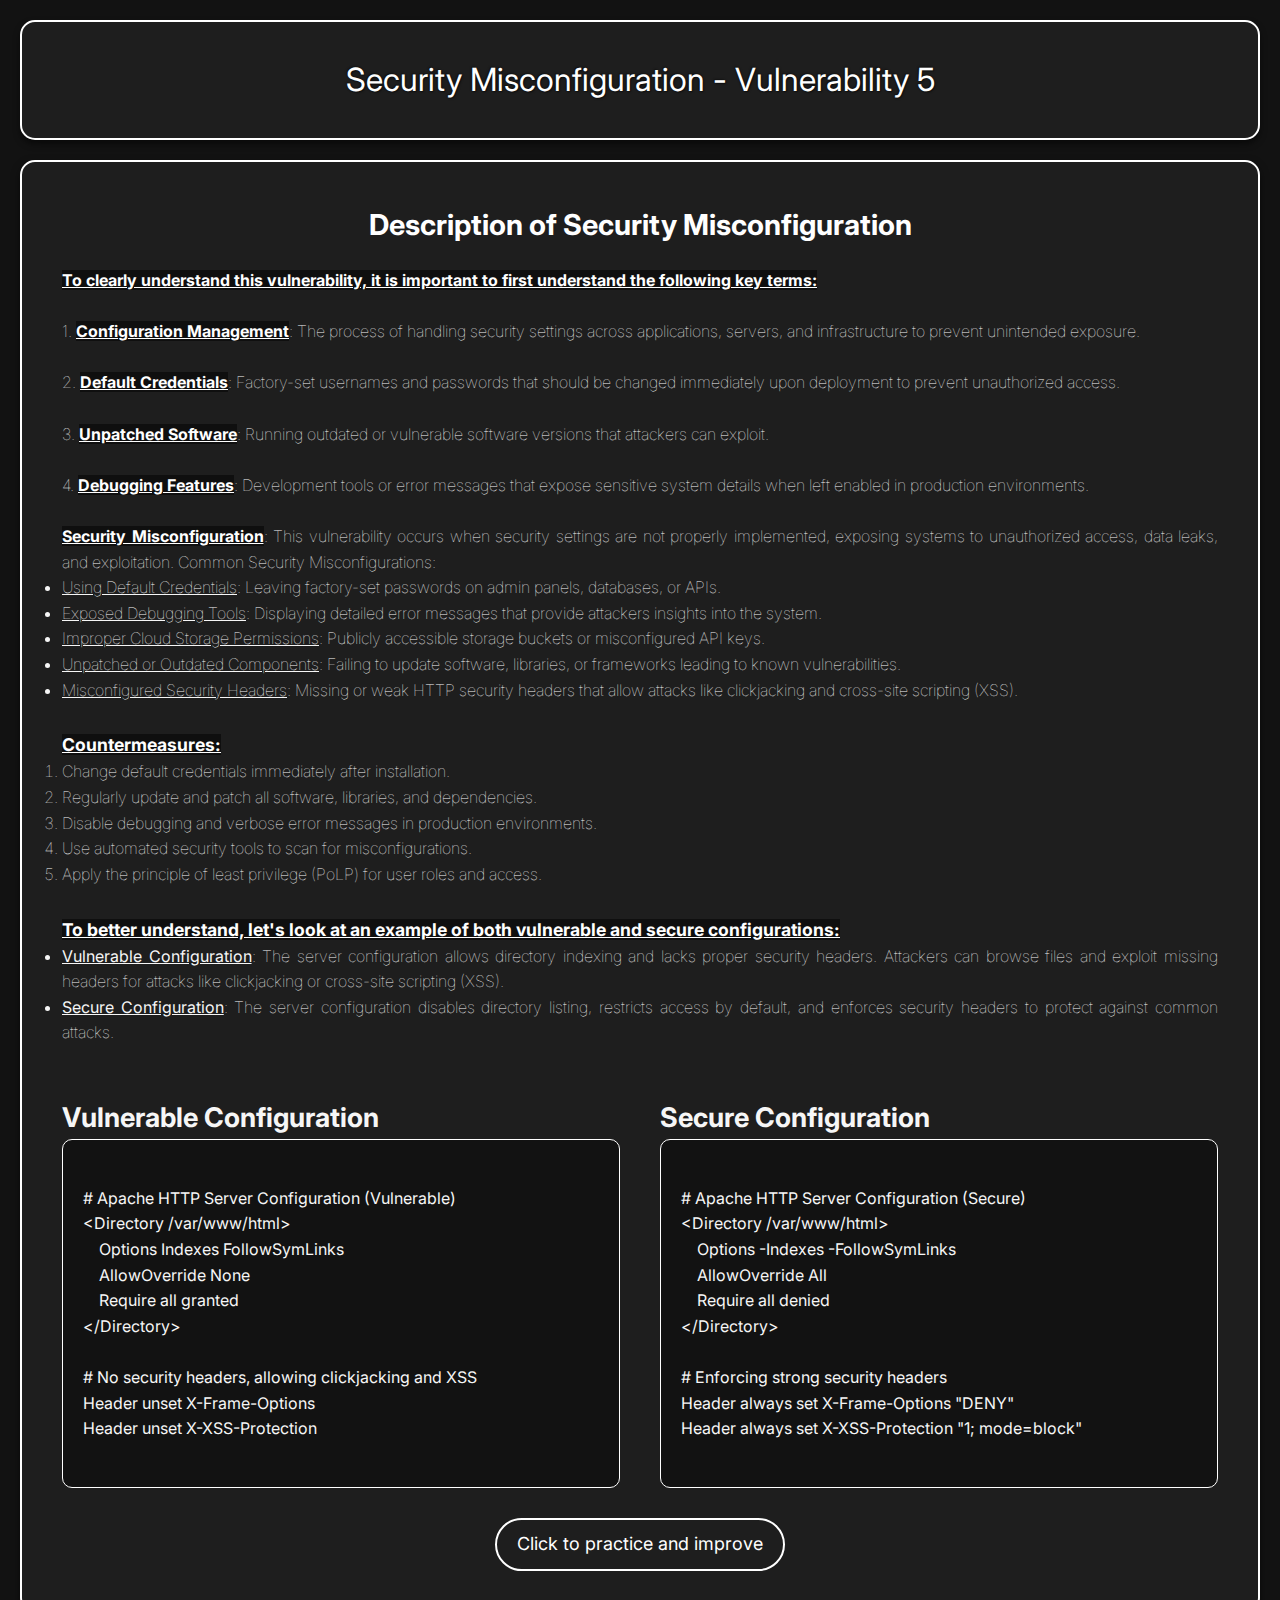
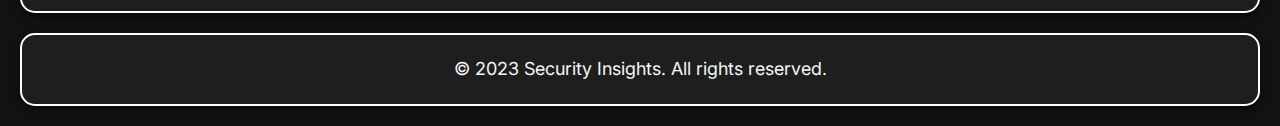
<file: Vulnerabilities/vuln5.html>
<!DOCTYPE html>
<html lang="en">

<head>
    <meta charset="UTF-8">
    <meta name="viewport" content="width=device-width, initial-scale=1.0">
    <title>Security Misconfiguration</title>
    <link rel="preconnect" href="https://fonts.googleapis.com">
    <link rel="preconnect" href="https://fonts.gstatic.com" crossorigin>
    <link href="https://fonts.googleapis.com/css2?family=Inter:wght@400;500;600;700&display=swap" rel="stylesheet">
    <link rel="stylesheet" href="vuln2.css">
</head>

<body>
    <header class="site-header">
        <div class="site-title">
            Security Misconfiguration - Vulnerability 5
        </div>
    </header>

    <main class="site-content">
        <section class="content-description">
            <h1>Description of Security Misconfiguration</h1>
            <p>
                <span class="highlight">To clearly understand this vulnerability, it is important to first understand the following key terms:</span>
                <br><br>
                1. <span class="highlight">Configuration Management</span>: The process of handling security settings across applications, servers, and infrastructure to prevent unintended exposure.
                <br><br>
                2. <span class="highlight">Default Credentials</span>: Factory-set usernames and passwords that should be changed immediately upon deployment to prevent unauthorized access.
                <br><br>
                3. <span class="highlight">Unpatched Software</span>: Running outdated or vulnerable software versions that attackers can exploit.
                <br><br>
                4. <span class="highlight">Debugging Features</span>: Development tools or error messages that expose sensitive system details when left enabled in production environments.
                <br><br>
                <span class="highlight">Security Misconfiguration</span>: This vulnerability occurs when security settings are not properly implemented, exposing systems to unauthorized access, data leaks, and exploitation.
                <span>Common Security Misconfigurations:</span>
                <ul>
                    <li><u>Using Default Credentials</u>: Leaving factory-set passwords on admin panels, databases, or APIs.</li>
                    <li><u>Exposed Debugging Tools</u>: Displaying detailed error messages that provide attackers insights into the system.</li>
                    <li><u>Improper Cloud Storage Permissions</u>: Publicly accessible storage buckets or misconfigured API keys.</li>
                    <li><u>Unpatched or Outdated Components</u>: Failing to update software, libraries, or frameworks leading to known vulnerabilities.</li>
                    <li><u>Misconfigured Security Headers</u>: Missing or weak HTTP security headers that allow attacks like clickjacking and cross-site scripting (XSS).</li>
                </ul>
                <br>
                <span class="highlight">Countermeasures:</span>
                <ol>
                    <li>Change default credentials immediately after installation.</li>
                    <li>Regularly update and patch all software, libraries, and dependencies.</li>
                    <li>Disable debugging and verbose error messages in production environments.</li>
                    <li>Use automated security tools to scan for misconfigurations.</li>
                    <li>Apply the principle of least privilege (PoLP) for user roles and access.</li>
                </ol>
                <br>
                <span class="highlight">To better understand, let's look at an example of both vulnerable and secure configurations:</span>
                <ul>
                    <li><b><u>Vulnerable Configuration</u></b>: The server configuration allows directory indexing and lacks proper security headers. Attackers can browse files and exploit missing headers for attacks like clickjacking or cross-site scripting (XSS).</li>
                    <li><b><u>Secure Configuration</u></b>: The server configuration disables directory listing, restricts access by default, and enforces security headers to protect against common attacks.</li>
                </ul>
            </p>
        </section>

        <section class="code-examples">
            <div class="code-block">
                <h2>Vulnerable Configuration</h2>
                <pre><code>
# Apache HTTP Server Configuration (Vulnerable)
&lt;Directory /var/www/html&gt;
    Options Indexes FollowSymLinks
    AllowOverride None
    Require all granted
&lt;/Directory&gt;

# No security headers, allowing clickjacking and XSS
Header unset X-Frame-Options
Header unset X-XSS-Protection
                </code></pre>
            </div>

            <div class="code-block">
                <h2>Secure Configuration</h2>
                <pre><code>
# Apache HTTP Server Configuration (Secure)
&lt;Directory /var/www/html&gt;
    Options -Indexes -FollowSymLinks
    AllowOverride All
    Require all denied
&lt;/Directory&gt;

# Enforcing strong security headers
Header always set X-Frame-Options "DENY"
Header always set X-XSS-Protection "1; mode=block"
                </code></pre>
            </div>
        </section>

        <a class="practice-link" href="https://medium.com/%40madhuhack01/owasp-top-10-a05-2021-security-misconfiguration-6e3308c24994" target="_blank">Click to practice and improve</a>
    </main>

    <footer class="site-footer">
        <p>&copy; 2023 Security Insights. All rights reserved.</p>
    </footer>
</body>

</html>
</file>
<file: css/style.css>
* {
    margin: 0;
    padding: 0;
    border: 0;
    outline: 0;
    text-decoration: none;
    list-style: none;
    box-sizing: border-box;
}

:root {
    --color-primary: #6c63ff;
    --color-success: #00bf8e;
    --color-warning: #f7c94b;
    --color-danger: #f75842;
    --color-danger-variant: rgba(247, 88, 66, 0.4);
    --color-white: #fff;
    --color-light: rgba(255, 255, 255, 0.7);
    --color-black: #000;
    --color-bg: #1f2641;
    --color-bg1: #2e3267;
    --color-bg2: #424890;

    --container-width-lg: 76%;
    --container-width-md: 90%;
    --container-width-sm: 94%;

    --transition: all 400ms ease;   
}

body {
    font-family: "Montserrat", sans-serif;
    line-height: 1.7;
    color: var(--color-white);
    background: var(--color-bg);
    overflow-y: scroll;
    overflow-x: hidden;
    scrollbar-width: none;
}

body::-webkit-scrollbar {
    display: none;
}


.container { 
    width: var(--container-width-lg);
    margin: 0 auto;
}

section {
    padding: 6rem 0;
}

section h2 {
    text-align: center;
    margin-bottom: 4rem;
}

h1, h2, h3, h4, h5 {
    line-height: 1.2;
}

h1 {
   font-size: 2.4rem; 
   
}

h2 {
    font-size: 2rem;
}

h3 {
    font-size: 1.6rem;
}

h4 {
    font-size: 1.3rem;
}

a {
    color: var(--color-white);
}

img {
    width: 100%;
    display: block;
    object-fit: cover;
}

.btn {
    display: inline-block;
    background: var(--color-white);
    color: var(--color-black);
    padding: 1rem 2rem;
    border: 1px solid transparent;
    font-weight: 500;
    border-radius: 15px;

}

.about-us {
    display: inline-block;
    background: var(--color-white);
    color: var(--color-black);
    padding: 1rem 2rem;
    border: 1px solid transparent;
    font-weight: 500;
    border-radius: 15px;
    text-align: center;

}

p {
    font-size: 1.5rem; /* Adjust the size as needed */
    line-height: 1.8;  /* Improves readability */
    color: var(--color-white); /* Optional for text color */
    justify-content: center;
}


.btn:hover {
    background: transparent;
    color: var(--color-white);
    border-color: var(--color-white);
}

.btn-primary {
    background: var(--color-danger);
    color: var(--color-white);
}

/* ================ NAVBAR ================ */
nav {
    background: transparent;
    width: 100vw;
    height: 4rem;
    position: fixed;
    top: 0;
    z-index: 11;
}

.window-scroll {
    background: var(--color-primary);
    box-shadow: 0 1rem 2rem rgba(0, 0, 0, 0.2);
}

.nav__container {
    height: 100%;
    display: flex;
    align-items: center;
    justify-content: space-between;
    align-items: center;

}

nav button {
    display: none;
}

.nav__menu {
    display: flex;
    align-items: center;
    gap: 4rem;
}

.nav__menu a {
    font-size: 0.9rem;
    transition: all 400ms ease;
}

.nav__menu a:hover {
    color: var(--color-bg2);
}

/* ================ HEADER ================ */

header {
    position: relative;
    top: 5rem;
    overflow: hidden;
    height: 100vh;
    margin-bottom: 5rem;
}

.header_container {
    display: grid;
    grid-template-columns: 1fr 1fr;
    align-items: center;
    gap: 5rem;
    height: 100%;
}

.header__left p {
    margin: 1rem 0 2.4rem;
}


/* ================= CATEGORIES ================ */

.categories {
    background: var(--color-bg1);
}

.categories h1 {
    line-height: 1;
    margin-bottom: 3rem;
    text-align: center;
}


.categories__container {
    display: grid;
    grid-template-columns: 40% 60%;
    gap: 4rem;
}

.categories__left p {
    margin: 1rem 0 3rem;
    
}

.categories__right {
    display: grid;
    margin-top: 40px;
    grid-template-columns: repeat(3, 1fr);
    gap: 1.2rem;
}

.category {
    background: var(--color-bg2);
    padding: 2rem;
    border-radius: 2rem;
    transition: var(--transition);
}

.category:hover {
    box-shadow: 0 3rem 3rem rgba(0, 0, 0, 0.3);
    z-index: 1;
}

.category:nth-child(2) .category__icon {
    background: var(--color-danger);
}

.category:nth-child(3) .category__icon {
    background: var(--color-success);
}

.category:nth-child(4) .category__icon {
    background: var(--color-warning);
}

.category:nth-child(5) .category__icon {
    background: var(--color-success);
}

.category__icon {
    background: var(--color-primary);
    padding: 0.7rem;
    border-radius: 0.9rem;
}

.category h5 {
    margin: 2rem 0 1rem;
}

.category p {
    font-size: 0.9rem;
}

/* ============================= FAQs ===================================== */

.faqs {
    background: var(--color-bg1);
    box-shadow: inset 0 0 3rem rgba(0, 0, 0, 0.5);
}

.faqs__container {
    display: grid;
    grid-template-columns: 1fr 1fr;
    gap: 1rem;
}

.faq {
    padding: 2rem;
    display: flex;
    align-items: center;
    gap: 1.4rem;
    height: auto;
    background: var(--color-primary);
    cursor: pointer;
    border-radius: 20px;
}

.faq h4 {
    font-size: 1rem;
    line-height: 2.2;
}

.faq__icon {
    align-self: flex-start;
    font-size: 1.2rem;
}

.faq p {
    margin-top: 0.8rem;
    display: none;
}

.faq.open p {
    display: block
}


/* =================================== FOOTER ===================================== */

.footer {
    background: var(--color-bg1);
    padding: 2rem;
    font-size: 0.9rem;
    bottom: 2rem; 
}

.footer__container {
    max-width: 1200px;
    margin: 0 auto;
    display: flex;
    /* grid-template-columns: repeat(4, 1fr); */
    gap: 2rem;
    justify-content: space-between;
    align-items: center;
    text-align: center;
}

.footer__container > div h4 {
    margin-bottom: 1.2rem;  
}

.footer__1 p {
    margin: 1rem 0 2rem;
}

footer ul li {
    margin-bottom: 0.7rem;  
}

footer ul li a:hover {
    text-decoration: underline;
}

.footer__socials {
    display: flex;
    gap: 1rem;
    font-size: 1.2rem;
    margin-top: 2rem;
}

.footer__copyright {
    text-align: center;
    margin-top: 4rem;
    padding: 1.2 rem 0;
    border-top: 1px solid var(--color-bg2);
}


/* ==================================== MEDIA QUERIES (MEDIUM DEVICES - TABLETS) ================================ */

@media screen and (max-width: 1024px) {
    .container {
        width: var(--container-width-md);
    }

    h1 {
        font-size: 2.2rem;
    }

    h2 {
        font-size: 1.7rem;
    }

    h3 {
        font-size: 1.4rem;
    }

    h4 {
        font-size: 1.2rem;
    }

    /* =================================== NAVBAR ===================================== */

    nav button {
        display: inline-block;
        background: transparent;
        font-size: 1.8rem;
        color: var(--color-white);
        cursor: pointer;
        }

    nav button#close-menu-btn {
        display: none;
    }

    .nav__menu {
        position: fixed;
        top: 5rem;
        right: 5%;
        height: fit-content;
        width: 18rem;
        flex-direction: column;
        gap: 0;
        /* display: none; */
    }

    .nav__menu li {
        width: 100%;
        height: 5.8rem;
        animation: animateNavItems 400ms linear forwards;
        transform-origin: top right;
        opacity: 0;
    }

    .nav__menu li:nth-child(2) {
        animation-delay: 200ms;
    }

    .nav__menu li:nth-child(3) {
        animation-delay: 400ms;
    }

    .nav__menu li:nth-child(4) {
        animation-delay: 600ms;
    }

    @keyframes animateNavItems {
        0%{
           transform: rotateZ(-90deg) rotateX(90deg) scale(0.1);
    }

    100% {
        transform: rotateZ(0) rotateX(0) scale(1);
        opacity: 1;
        }
    }

    .nav__menu li a{
        background: var(--color-primary);
        box-shadow: -4rem 6rem 10rem rgba(0, 0, 0, 0);
        width: 100%;
        height: 100%;
        display: grid;
        place-items: center;
    }

    .nav__menu li a:hover {
        background: var(--color-bg2);
        color: var(--color-white);
    }

    /* ====================== HEADER =========================== */
    header {
        height: 52vh;
        margin-bottom: 4rem;
    }

    .header__container {
        gap: 0;
        padding-bottom: 3rem;
    }

    /* ================================ CATEGORIES ================================ */

    .categories {
        height: auto;   
    }

    .categories__container {
        grid-template-columns: 1fr;
        gap: 3rem;
    }

    .categories__left {
        margin-right: 0;
    }


/* ========================= FOOTER ================================= */

.footer__container {
    grid-template-columns: 1fr 1fr;
}
}
    
/* =============================== MEDIA QUERIES (PHONES) ===================================== */

@media screen and (max-width: 600px) {
    .container {
        width: var(--container-width-sm);
    }

    /* ================================ NAVBAR ================================ */

    .nav_menu {
        right: 3%;
    }

    /* ================================ HEADER ================================ */
    header {
        height: 100v;
    }

    .header__container {
        grid-template-columns: 1fr;
        text-align: center;
        margin-top: 0;
    }

    .header__left p {
        margin-bottom: 1.3 rem;
    }

    /* ================================ CATEGORIES ================================ */
    .categories__right {
        grid-template-columns: 1fr 1fr;
        gap: 0.7rem;
    }

    .category {
        padding: 1rem;
        border-radius: 1rem;
    }

    .category__icon {
        margin-top: 4px;
        display: inline-block;
    }

    /* ================================ HEADER ================================ */

    .testimonials__body {
        padding: 1.2rem;
    }


    /* ================================ FOOTER ================================ */
    .footer__container {
        grid-template-columns: 1fr;
        text-align: center;
        gap: 2rem;
    }

    .footer__1 p {
        margin: 1rem auto;
    }

    .footer__socials {  
        justify-content: center;
    }   
}


.category {
    text-align: center; /* Centers inline elements */
}

.category__link {
    display: inline-block; /* Needed for margin auto */
    padding: 10px 20px;
    background-color: #6c63ff; /* Change color as needed */
    color: #fff;
    text-decoration: none;
    border-radius: 13px;
    margin-top: 10px; /* Adjust spacing */
}
</file>
<file: Quiz Game/style.css>
* {
    margin: 0;
    padding: 0;
    font-family: 'Poppins', sans-serif;
    box-sizing: border-box;
}

body{
    background: #001e4d;
}

.app{
    background: #fff;
    width: 100%;
    max-width: 900px;
    margin: 110px auto 0;
    border-radius: 10px;
    padding: 35px;
}

.app h1{
    font-weight: 25px;
    color: #001e4d;
    font-weight: 600;
    border-bottom: 1px solid #333;
    padding-bottom: 30px;
}

.quiz{
    padding: 20px 0;
}

.quiz h2{
    font-size: 18px;
    color: #001e4d;
    font-weight: 600;
}

.btn {
    background: #fff;
    color: #222;
    font-weight: 500;
    width: 100%;
    border: 1px solid #222;
    padding: 10px;
    margin: 10px 0;
    text-align: left;
    border-radius: 4px;
    cursor: pointer;
    transition: all 0.3s;
}

.btn:hover:not([disabled]){
    background: #222;
    color: #fff;
}

.btn:disabled{
    cursor: no-drop;
}

#next-btn {
    background: #001e4d;
    color: #fff;
    font-weight: 500;
    width: 150px;
    border: 0;
    padding: 10px;
    margin: 20px auto 0;
    border-radius: 4px;
    cursor: pointer;
    display: none;
}

.correct {
    background: #9aeabc;
}

.incorrect {
    background: #ff9393;;
}
</file>
<file: css/about.css>
/* =========================== ACHIEVEMENTS =============================== */

.about__achievements {
    margin-top: 3rem;   
}

.about__achievements-container {
    display: grid;
    /* grid-template-columns: 40% 60%; */
    gap: 5rem;
}

.about__achievements-right > p {
    margin: 1rem 0 2.5rem;
}

.achievements__cards {
    display: grid;
    grid-template-columns: repeat(3, 1fr);
    gap: 1.5rem;
}

.achievement__card {
    background: var(--color-bg1);
    padding: 1.6rem;
    border-radius: 1rem;
    text-align: center;
    transition: var(--transition);
}

.achievement__card:hover {
    background: var(--color-bg2);
    box-shadow: 0 3rem 3rem rgba(0, 0, 0, 0.3);
}

.achievement__icon {
    background: var(--color-danger);
    padding: 0.6rem;
    border-radius: 1rem;
    display: inline-block;
    margin-bottom: 2rem;
    font-size: 2rem;
}

.achievement__card:nth-child(2)  .achievement__icon {
    background: var(--color-success);
}

.achievement__card:nth-child(3)  .achievement__icon {
    background: var(--color-primary);
}

.achievement__card p {
    margin-top: 1rem;
}

/*  =============================== TEAM =================================== */

.team {
    background: var(--color-bg1);
    box-shadow: inset 0 1px 0 rgba(0, 0, 0, 0.5);
}

.team__container {
    display: grid;
    grid-template-columns: repeat(4, 1fr);
    gap: 2rem;
}

.team__member {
    background: var(--color-bg2);
    padding: 2rem;
    border: 1px solid transparent;
    transition: var(--transition);
    position: relative;
    overflow: hidden;
}

.team__member:hover {
    background: transparent;
    border-color: var(--color-primary);
}

.team__member-image img {
    filter: saturate(0);

}

.team__member:hover img {
    filter: saturate(1);
}

.team__member-info * {
    text-align: center;
    margin-top: 1.4rem;
}

.team__member-info p {
    color: var(--color-light);
}

.team__member-socials {
    position: absolute;
    top: 50%;
    transform: translateY(-50%);
    right: -100%;
    display: flex;
    flex-direction: column;
    background: var(--color-primary);
    border-radius: 1rem 0 0 1rem;
    box-shadow: -2rem 0 2rem rgba(0, 0, 0, 0.3);
    transition: var(--transition);
}

.team__member:hover .team__member-socials {
    right: 0;
}

.team__member-socials a {
    padding: 1rem;
}



/* =================================== MEDIA QUERIES (TABLETS) ==================================== */

@media screen and (max-width: 1024px) {
    .about__achievements {
        margin-top: 2rem;
    }

    .about__achievements-container {
        grid-template-columns: 1fr;
        gap: 4rem;
    }

    .about__achievements-left {
        width: 80%;
        margin: 0 auto;
    }

    .team__container {
        grid-template-columns: repeat(3, 1fr);
        gap: 1.5rem;    
    }

    .team__member {
        padding: 1rem;
    }

    .footer__container {
        grid-template-columns: 1fr 1fr;
    }
}

@media screen and (max-width: 600px) {
    .achievements__cards {
        grid-template-columns: 1fr 1fr;
        gap: 0.7rem;
    }

    .team__container {
        grid-template-columns: 1fr 1fr;
        gap: 0.7rem;
    }

    .team__member {
        padding: 0;
    }

    .team__member p {
        margin-bottom: 1.5rem;
    }
}

.footer__container {
    grid-template-columns: 1fr;
    text-align: center;
    gap: 2rem;
}

.footer__1 p {
    margin: 1rem auto;
}

.footer__socials {  
    justify-content: center;
}   

.footer__container {
    grid-template-columns: 1fr 1fr;
}
</file>
<file: css/contact.css>
.contact__container {
    background: var(--color-bg1);
    padding: 4rem;
    display: grid;
    grid-template-columns: 40% 60%;
    gap: 4rem;
    height: 25rem;
    margin: 7rem;
    border-radius: 1rem;
}

/* ================================= ASIDE ============================================ */

.contact__aside {
    background: var(--color-primary);
    padding: 3rem;
    border-radius: 1rem;
    position: relative;
    bottom: 10rem;
}

.aside__image {
    width: 12rem;
    margin-bottom: 2rem;
}

.contact__aside h2 {
    text-align: left;
    margin-bottom: 1rem;
}

.contact__aside p {
    font-size: 0.9rem;
    margin-bottom: 2rem;
}

.contact__details li {
    display: flex;
    gap: 1rem;
    align-items: center;
    margin-bottom: 1rem;
}

.contact__socials {
    display: flex;
    gap: 0.8rem;
    margin-top: 3rem;
}

.contact__socials a {
    background: var(--color-bg2);
    padding: 0.5rem;
    border-radius: 50%;
    font-size: 0.9rem;
    transition: var(--transition);
}

.contact__socials a:hover {
    background: transparent;
}

/* ================================= FORM ======================================= */

.contact__form {
    display: flex;
    flex-direction: column;
    gap: 1.2rem;
    margin-right: 4rem;
}

.form__name {
    display: flex;
    gap: 1.2rem;
}

.contact__form input[type="text"] {
    width: 50%;
}

input, textarea {
    width: 100%;
    padding: 1rem;
    background: var(--color-bg);
    color: var(--color-white);
}

.contact__form .btn {
    width: max-content;
    margin-top: 1rem;
    cursor: pointer;    
}

.footer__copyright {
    text-align: center;
    margin-top: 4rem;
    padding: 1.2 rem 0;
    border-top: 1px solid var(--color-bg2);
}
/*  ================ MEDIA QUERIES (TABLETS) ============================*/

@media screen and (max-width: 1024px) {
    .contact {
        padding-bottom: 0;
    }

    .contact__container {
        gap: 1.5rem;
        margin-top: 3rem;
        height: auto;
        padding: 1.5rem;    
    }

    .contact__aside {
        width: auto;
        padding: 1.5rem;
        bottom: 0;
    }

    .contact__form {
        align-self: center;
        margin-right: 1.5rem;
    }
}


/* =============================== MEDIA QUERIES (PHONES) ============================ */
@media screen and (max-width: 600px) {
    .contact__container {
        grid-template-columns: 1fr;
        gap: 3rem;
        margin-top: 0;
        padding: 0;
    }

    .contact__form {
        margin: 0 1.5rem 3rem;
}

.form__name {
    flex-direction: column;
}

.form__name input[type="text"] {
    width: 100%;
}

}
</file>
<file: Vulnerabilities/vuln1.css>
/* General Reset */
* {
    margin: 0;
    padding: 0;
    box-sizing: border-box;
    font-family: "Inter", sans-serif;
    color: #f6f6f6;
}

/* Body Styling */
body {
    background-color: #121212; /* Deep black */
    line-height: 1.6;
    font-size: 18px;
}

/* Header Styling */
.site-header {
    display: flex;
    justify-content: center;
    align-items: center;
    height: 120px;
    margin: 20px;
    padding: 20px;
    border: 2px solid #ffffff; /* White border */
    border-radius: 15px;
    background-color: #1e1e1e; /* Dark gray */
    box-shadow: 0px 4px 6px rgba(0, 0, 0, 0.5);
}

.site-title {
    font-size: 2rem;
    text-align: center;
    color: #ffffff; /* White */
    text-shadow: 1px 1px 2px rgba(0, 0, 0, 0.6), -1px -1px 2px rgba(0, 0, 0, 0.4);
}

/* Main Content Styling */
.site-content {
    display: flex;
    flex-direction: column;
    padding: 20px;
    margin: 20px;
    border: 2px solid #ffffff; /* White border */
    border-radius: 15px;
    background-color: #1e1e1e; /* Dark gray */
    box-shadow: 0px 4px 8px rgba(0, 0, 0, 0.5);
}

.content-description {
    text-align: justify;
    padding: 20px;
    font-size: 1.1rem;
}

.content-description h1 {
    text-align: center;
    font-size: 1.8rem;
    margin-bottom: 20px;
    color: #ffffff; /* White */
}

.content-description p,
.content-description ul li,
.content-description ol li {
    font-size: 1rem;
    line-height: 1.6;
    font-weight: lighter;
}

.code-examples {
    display: flex;
    justify-content: space-between;
    margin-top: 20px;
}

.code-block {
    flex: 1;
    padding: 10px;
    margin: 0 10px;
    text-align: justify;
}

.code-block pre {
    background-color: #121212; /* Deep black */
    padding: 20px;
    border-radius: 10px;
    overflow-x: auto;
    font-size: 1rem;
    color: #ffffff; /* White */
    border: 1px solid #ffffff; /* White border */
}

.practice-link {
    display: block;
    margin: 20px auto;
    padding: 10px 20px;
    border: 2px solid #ffffff; /* White border */
    background-color: #1e1e1e; /* Dark gray */
    color: #ffffff; /* White */
    border-radius: 50px;
    text-decoration: none;
    text-align: center;
    cursor: pointer;
    transition: all 0.3s ease;
}

.practice-link:hover {
    color: #121212; /* Black */
    border: none;
    background-color: #ffffff; /* White */
}

.highlight {
    text-decoration: underline;
    font-weight: bold;
    color: #ffffff; /* White */
    background-color: rgba(0, 0, 0, 0.5); /* Semi-transparent black */
}

/* Footer Styling */
.site-footer {
    text-align: center;
    padding: 20px;
    margin: 20px;
    border: 2px solid #ffffff; /* White border */
    border-radius: 15px;
    background-color: #1e1e1e; /* Dark gray */
    color: #ffffff; /* White */
    box-shadow: 0px 4px 6px rgba(0, 0, 0, 0.5);
}
</file>
<file: Vulnerabilities/vuln2.css>
/* General Reset */
* {
    margin: 0;
    padding: 0;
    box-sizing: border-box;
    font-family: "Inter", sans-serif;
    color: #f6f6f6;
}

/* Body Styling */
body {
    background-color: #121212; /* Deep black */
    line-height: 1.6;
    font-size: 18px;
}

/* Header Styling */
.site-header {
    display: flex;
    justify-content: center;
    align-items: center;
    height: 120px;
    margin: 20px;
    padding: 20px;
    border: 2px solid #ffffff; /* White border */
    border-radius: 15px;
    background-color: #1e1e1e; /* Dark gray */
    box-shadow: 0px 4px 6px rgba(0, 0, 0, 0.5);
}

.site-title {
    font-size: 2rem;
    text-align: center;
    color: #ffffff; /* White */
    text-shadow: 1px 1px 2px rgba(0, 0, 0, 0.6), -1px -1px 2px rgba(0, 0, 0, 0.4);
}

/* Main Content Styling */
.site-content {
    display: flex;
    flex-direction: column;
    padding: 20px;
    margin: 20px;
    border: 2px solid #ffffff; /* White border */
    border-radius: 15px;
    background-color: #1e1e1e; /* Dark gray */
    box-shadow: 0px 4px 8px rgba(0, 0, 0, 0.5);
}

.content-description {
    text-align: justify;
    padding: 20px;
    font-size: 1.1rem;
}

.content-description h1 {
    text-align: center;
    font-size: 1.8rem;
    margin-bottom: 20px;
    color: #ffffff; /* White */
}

.content-description p,
.content-description ul li,
.content-description ol li {
    font-size: 1rem;
    line-height: 1.6;
    font-weight: lighter;
}

.code-examples {
    display: flex;
    justify-content: space-between;
    margin-top: 20px;
}

.code-block {
    flex: 1;
    padding: 10px;
    margin: 0 10px;
    text-align: justify;
}

.code-block pre {
    background-color: #121212; /* Deep black */
    padding: 20px;
    border-radius: 10px;
    overflow-x: auto;
    font-size: 1rem;
    color: #ffffff; /* White */
    border: 1px solid #ffffff; /* White border */
}

.practice-link {
    display: block;
    margin: 20px auto;
    padding: 10px 20px;
    border: 2px solid #ffffff; /* White border */
    background-color: #1e1e1e; /* Dark gray */
    color: #ffffff; /* White */
    border-radius: 50px;
    text-decoration: none;
    text-align: center;
    cursor: pointer;
    transition: all 0.3s ease;
}

.practice-link:hover {
    color: #121212; /* Black */
    border: none;
    background-color: #ffffff; /* White */
}

.highlight {
    text-decoration: underline;
    font-weight: bold;
    color: #ffffff; /* White */
    background-color: rgba(0, 0, 0, 0.5); /* Semi-transparent black */
}

/* Footer Styling */
.site-footer {
    text-align: center;
    padding: 20px;
    margin: 20px;
    border: 2px solid #ffffff; /* White border */
    border-radius: 15px;
    background-color: #1e1e1e; /* Dark gray */
    color: #ffffff; /* White */
    box-shadow: 0px 4px 6px rgba(0, 0, 0, 0.5);
}
</file>
